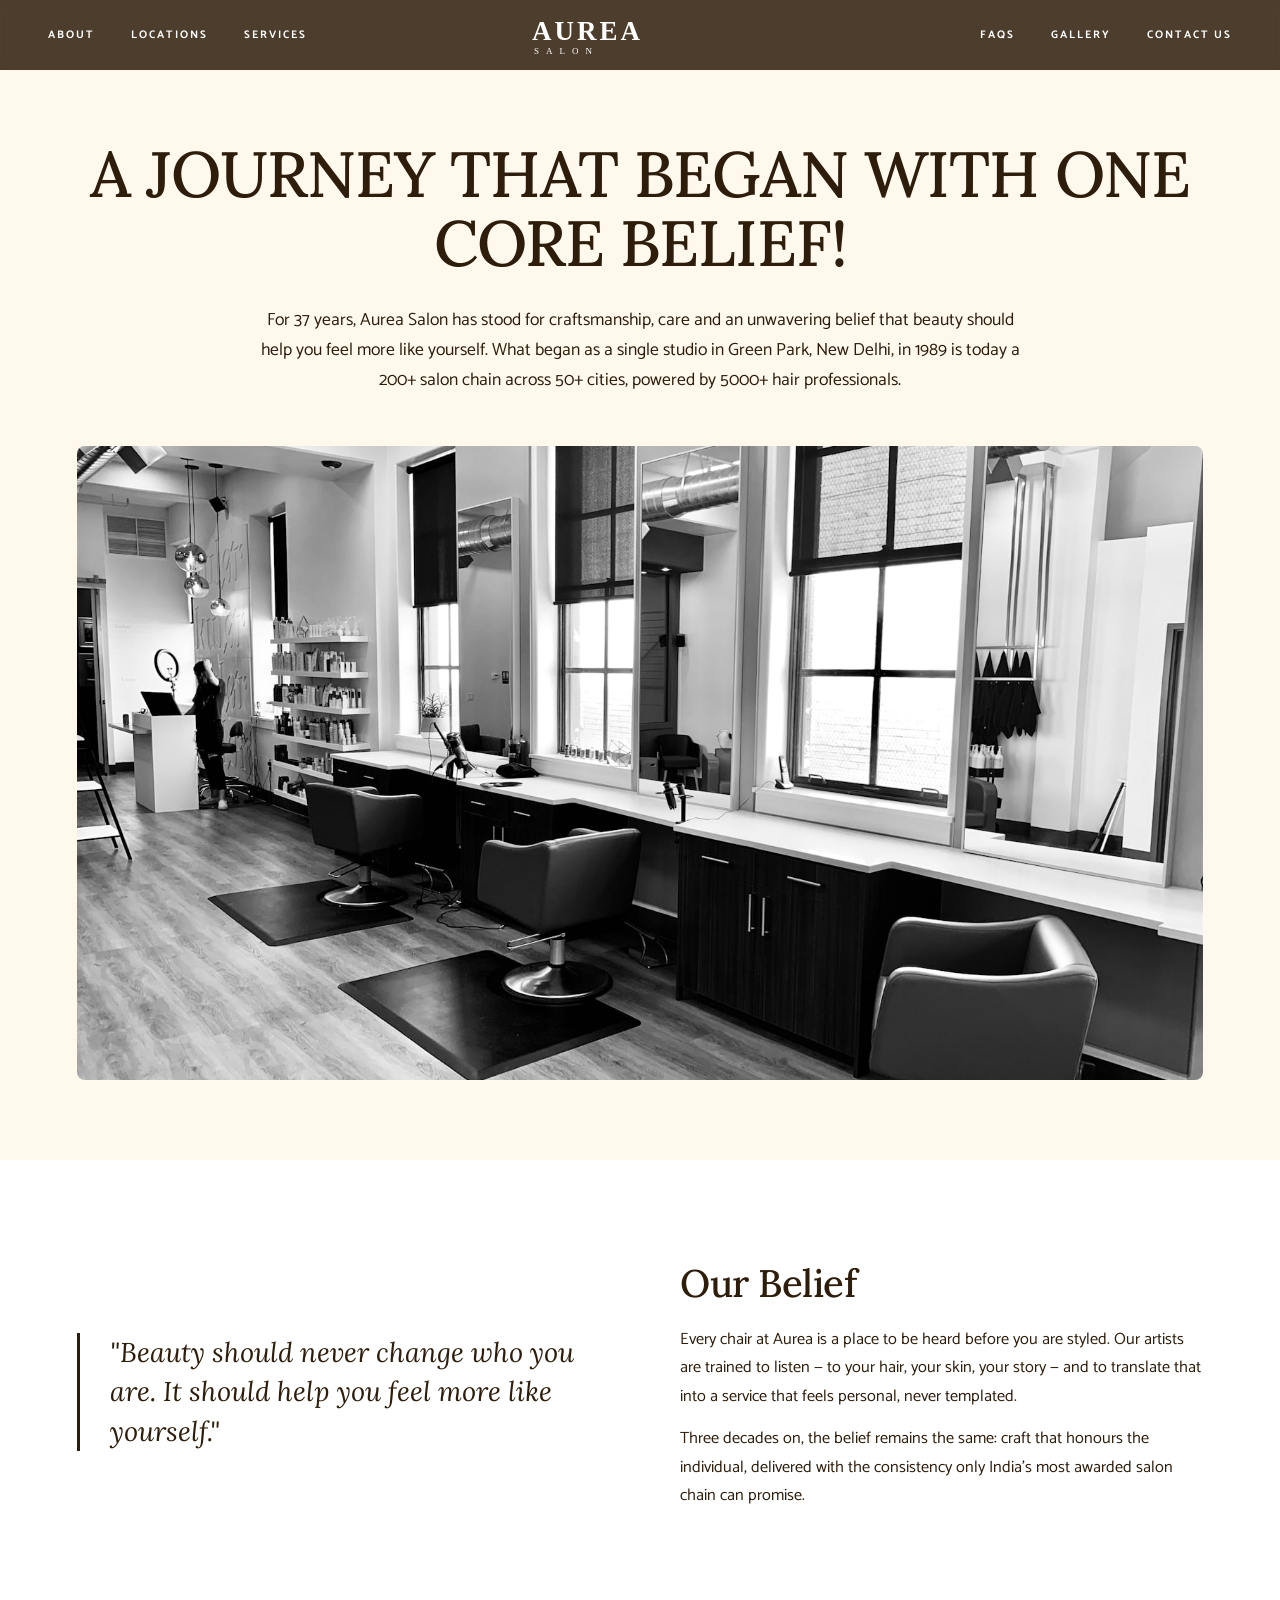
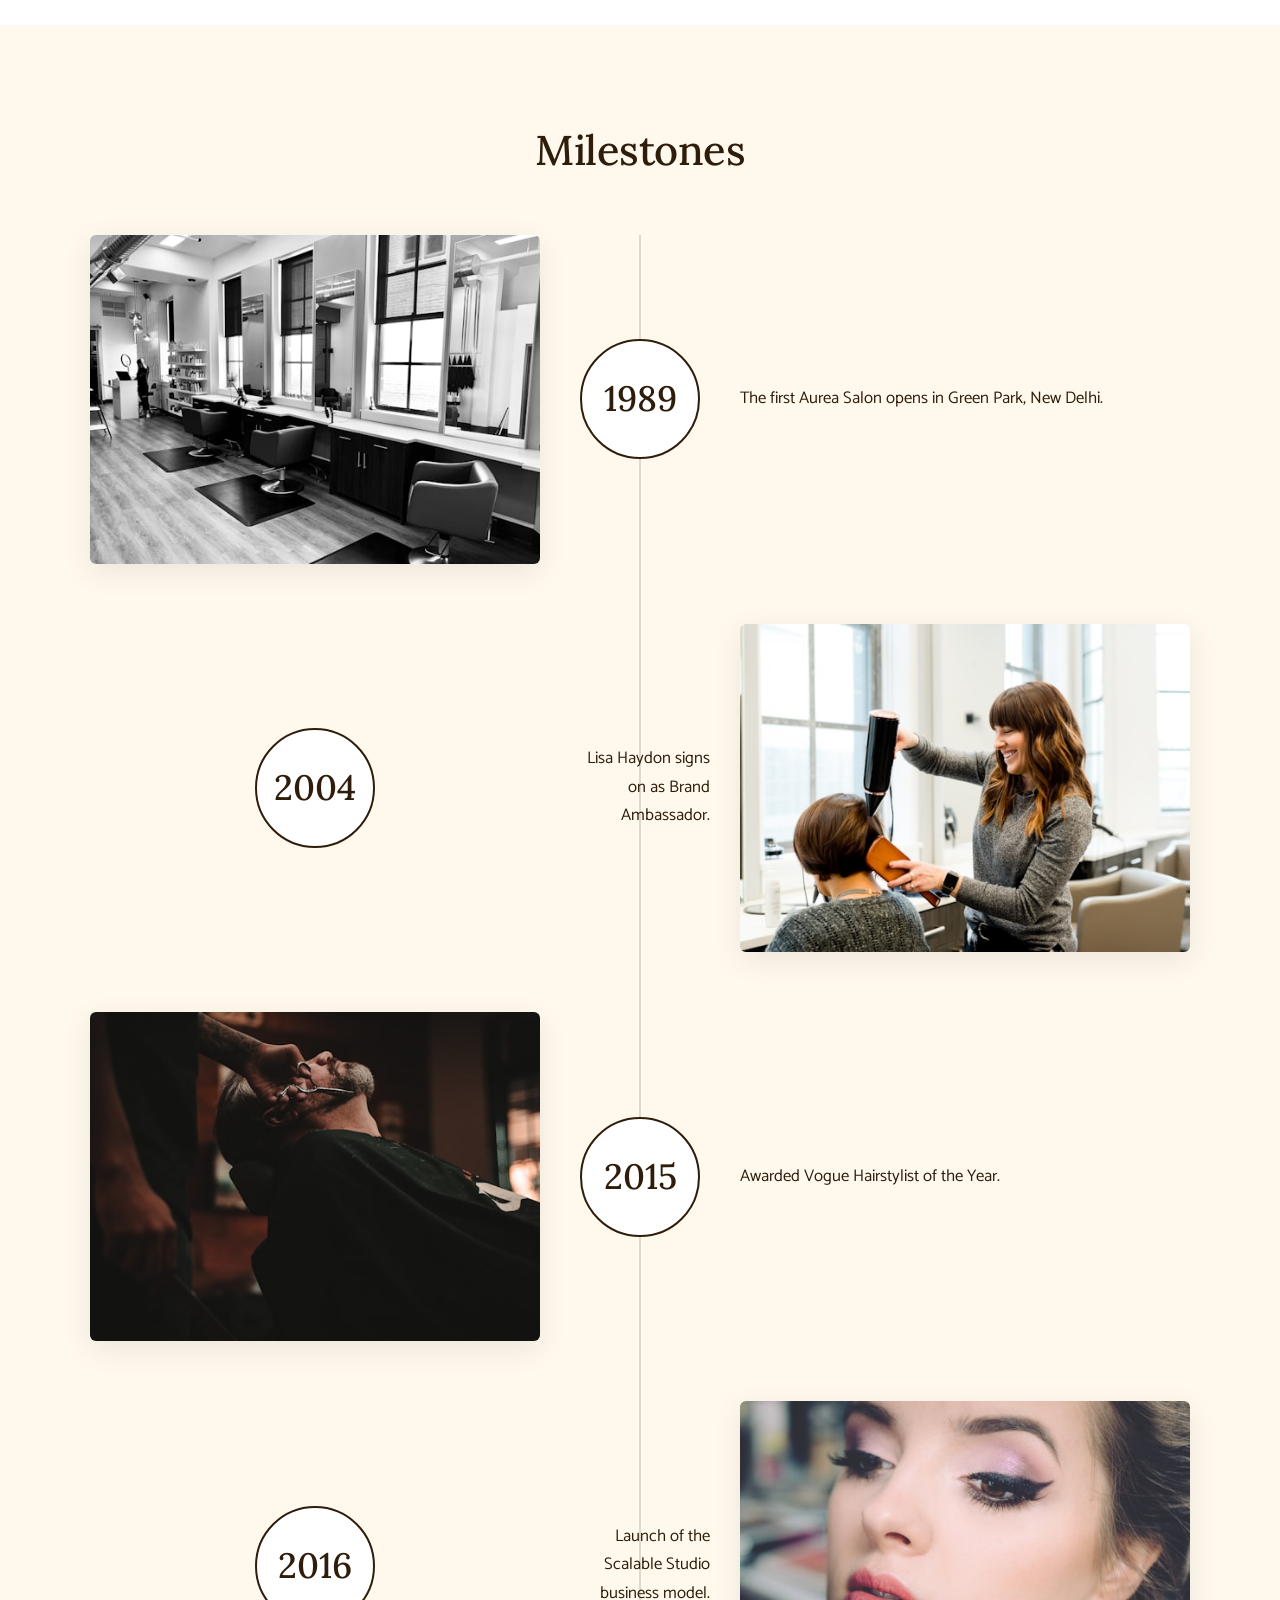
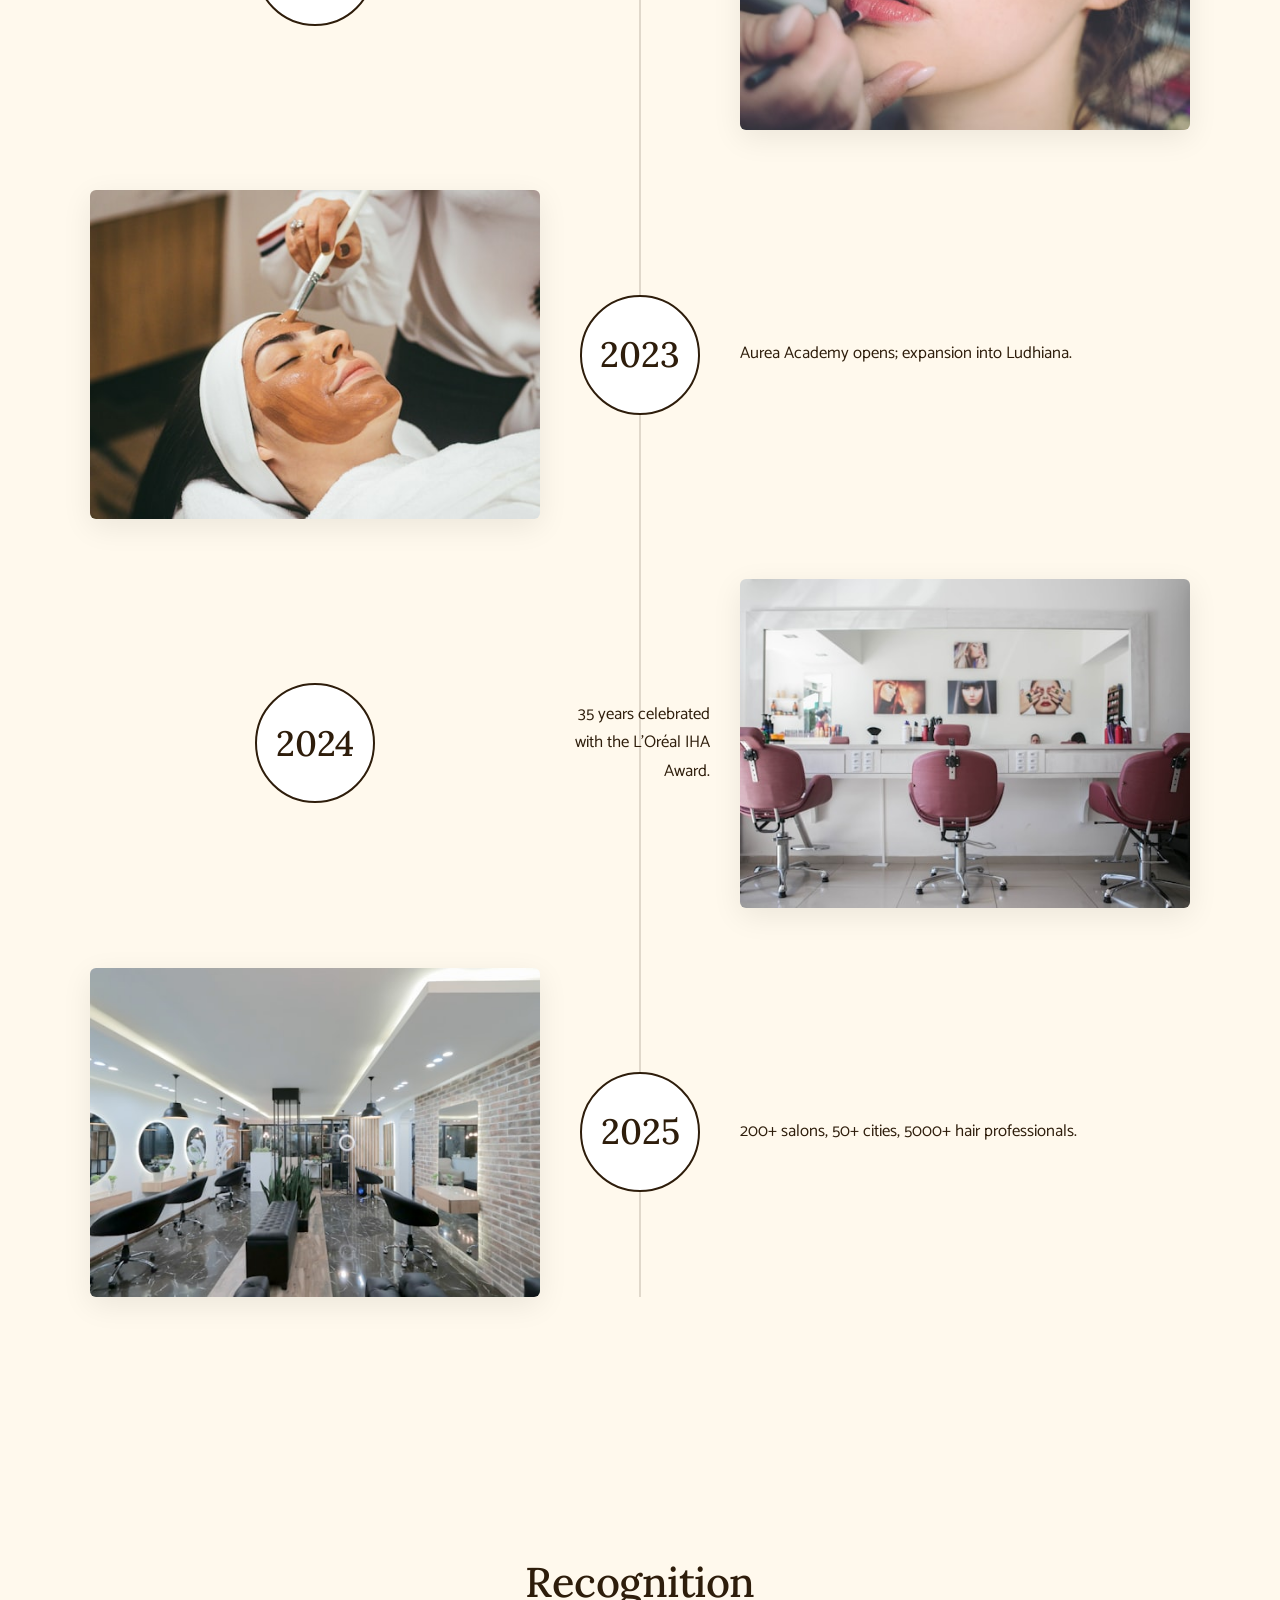
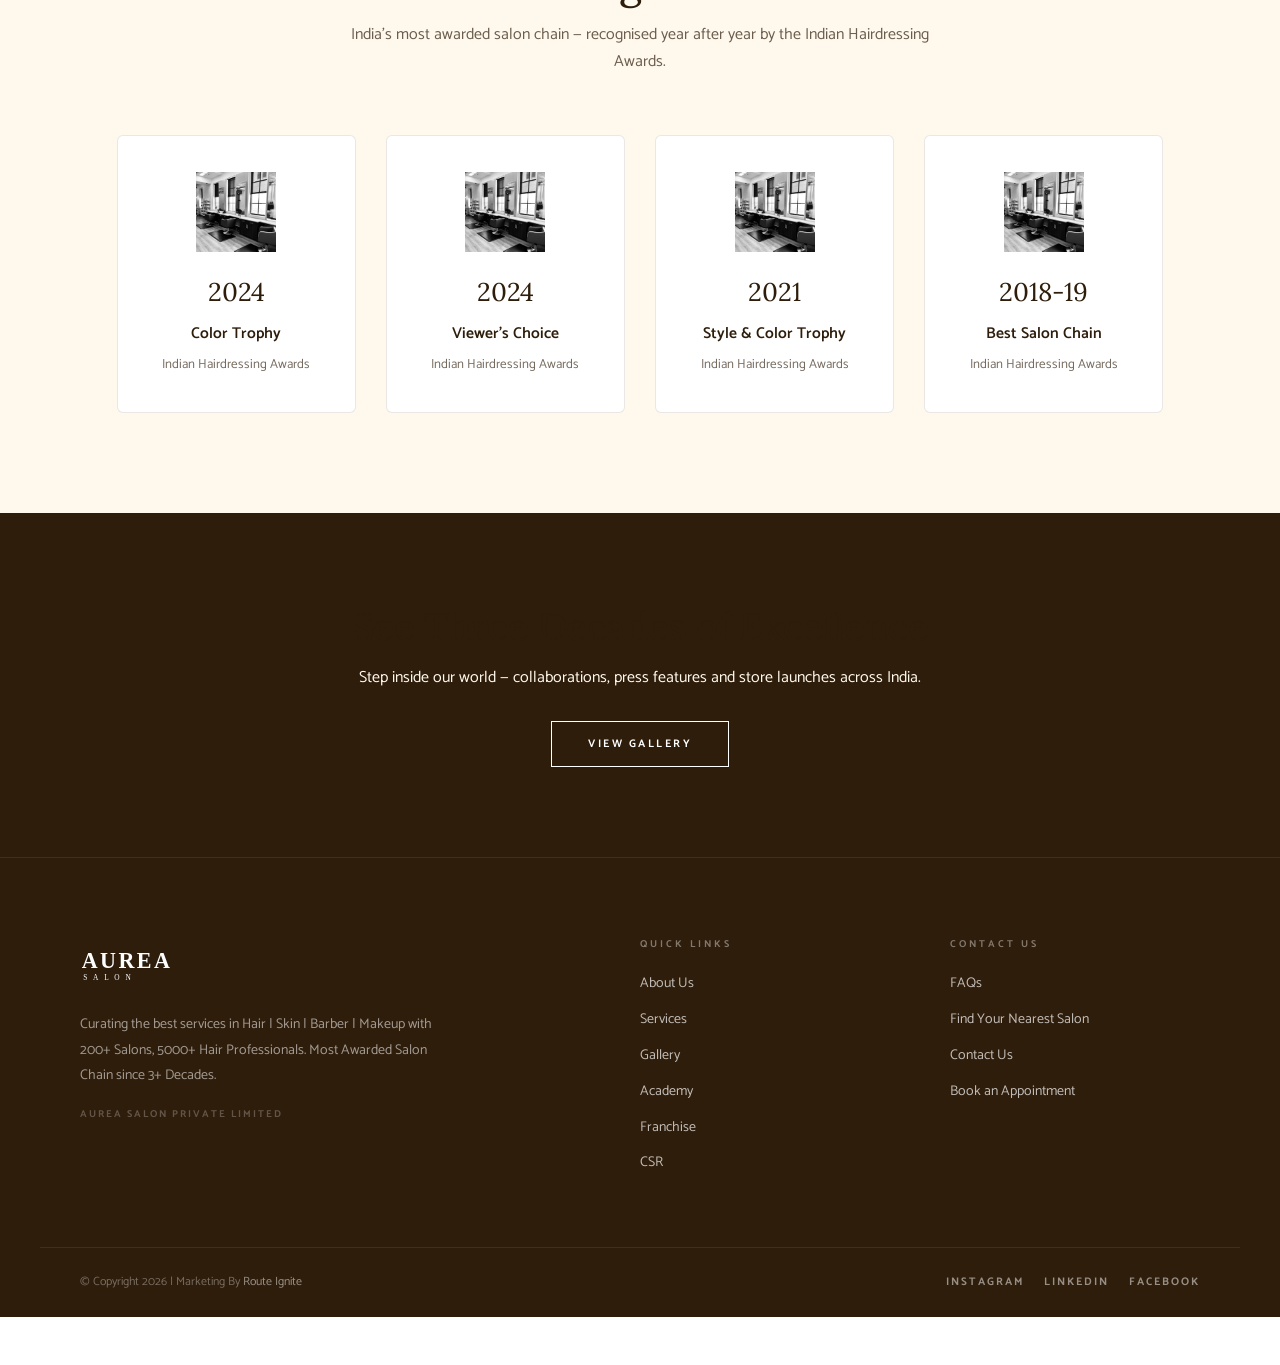
<file: about.html>
<!DOCTYPE html>
<html lang="en">
<head>
<meta charset="UTF-8">
<meta name="viewport" content="width=device-width, initial-scale=1.0">
<meta name="description" content="A journey that began with one core belief. 37 years of Aurea Salon — 200+ salons, 50+ cities, 5000+ hair professionals.">
<meta name="robots" content="index, follow">
<meta property="og:title" content="About Us | Aurea Salon">
<meta property="og:description" content="Since 1989 — India's most awarded salon chain.">
<meta property="og:image" content="images/about-hero.jpg">
<title>About Us | Aurea Salon</title>

<link rel="icon" type="image/svg+xml" href="images/favicon.svg">
<link rel="preconnect" href="https://fonts.googleapis.com">
<link rel="preconnect" href="https://fonts.gstatic.com" crossorigin>
<link rel="stylesheet" href="css/style.css">

<style>
  .about-hero{padding:140px 6% 80px;background:var(--cream);text-align:center}
  .about-hero h1{font-family:var(--h-font);font-weight:500;font-size:clamp(2.2rem,5vw,4.4rem);color:var(--dark);line-height:1.08;letter-spacing:-1px;max-width:1100px;margin:0 auto 28px}
  .about-hero p.lede{max-width:780px;margin:0 auto 50px;font-size:1.1rem;line-height:1.7;color:var(--dark)}
  .about-hero .hero-img{max-width:1200px;margin:0 auto;border-radius:8px;overflow:hidden}
  .about-hero .hero-img img{width:100%;height:auto;display:block}

  .vm{padding:100px 6%;background:#fff}
  .vm-grid{display:grid;grid-template-columns:1fr 1fr;gap:80px;max-width:1200px;margin:0 auto;align-items:center}
  .vm-quote{font-family:var(--h-font);font-style:italic;font-size:1.7rem;line-height:1.45;color:var(--dark);padding-left:30px;border-left:3px solid var(--dark)}
  .vm-body h2{font-family:var(--h-font);font-size:2.4rem;font-weight:500;color:var(--dark);margin-bottom:20px;letter-spacing:-.5px}
  .vm-body p{font-size:1.02rem;line-height:1.75;color:var(--dark);margin-bottom:14px}
  @media(max-width:820px){.vm-grid{grid-template-columns:1fr;gap:40px}}

  .milestones{padding:100px 6%;background:var(--cream)}
  .milestones h2{text-align:center;font-family:var(--h-font);font-size:2.6rem;font-weight:500;color:var(--dark);margin-bottom:60px;letter-spacing:-.5px}
  .ms-list{max-width:1100px;margin:0 auto;position:relative}
  .ms-list::before{content:"";position:absolute;left:50%;top:0;bottom:0;width:2px;background:var(--dark);opacity:.15;transform:translateX(-50%)}
  .ms-item{display:grid;grid-template-columns:1fr 140px 1fr;gap:30px;align-items:center;margin-bottom:60px}
  .ms-img{width:100%;border-radius:6px;overflow:hidden;box-shadow:0 8px 30px rgba(0,0,0,.08)}
  .ms-img img{width:100%;height:auto;display:block}
  .ms-year{text-align:center;font-family:var(--h-font);font-size:2.2rem;font-weight:500;color:var(--dark);background:#fff;border:2px solid var(--dark);border-radius:50%;width:120px;height:120px;display:flex;align-items:center;justify-content:center;margin:0 auto}
  .ms-desc{font-size:1.05rem;line-height:1.7;color:var(--dark)}
  .ms-item:nth-child(even) .ms-img{order:3}
  .ms-item:nth-child(even) .ms-desc{order:1;text-align:right}
  @media(max-width:820px){
    .ms-list::before{left:60px}
    .ms-item{grid-template-columns:120px 1fr;gap:20px;text-align:left!important}
    .ms-year{width:100px;height:100px;font-size:1.6rem;margin:0}
    .ms-img{display:none}
    .ms-item:nth-child(even) .ms-desc{order:0;text-align:left}
  }

  .awards{padding:100px 6%;background:var(--cream)}
  .awards h2{text-align:center;font-family:var(--h-font);font-size:2.6rem;font-weight:500;color:var(--dark);margin-bottom:14px;letter-spacing:-.5px}
  .awards .sub{text-align:center;color:var(--dark);opacity:.7;margin:0 auto 60px;max-width:600px}
  .awards-grid{display:grid;grid-template-columns:repeat(4,1fr);gap:30px;max-width:1200px;margin:0 auto}
  .award-c{background:#fff;padding:36px 24px;border-radius:6px;text-align:center;border:1px solid rgba(46,29,11,.1);transition:transform .35s ease,box-shadow .35s ease}
  .award-c:hover{transform:translateY(-6px);box-shadow:0 16px 40px rgba(0,0,0,.1)}
  .award-c img{width:80px;height:auto;margin:0 auto 18px;display:block}
  .award-c .yr{font-family:var(--h-font);font-size:1.6rem;color:var(--dark);margin-bottom:8px}
  .award-c .nm{font-size:.98rem;font-weight:600;color:var(--dark);margin-bottom:6px}
  .award-c .og{font-size:.82rem;color:var(--dark);opacity:.65}
  @media(max-width:900px){.awards-grid{grid-template-columns:repeat(2,1fr)}}
  @media(max-width:480px){.awards-grid{grid-template-columns:1fr}}

  .about-cta{padding:90px 6%;background:var(--dark);text-align:center;color:var(--cream)}
  .about-cta h2{font-family:var(--h-font);font-size:2.4rem;font-weight:500;margin-bottom:14px;letter-spacing:-.5px}
  .about-cta p{opacity:.8;max-width:600px;margin:0 auto 30px}
</style>
</head>
<body>


<header id="site-header">
  <div class="nav-wrap">
    <nav class="nav-left">
      <a href="about.html" class="nav-link active">About</a>
      <a href="locations.html" class="nav-link">Locations</a>
      <a href="services.html" class="nav-link">Services</a>
    </nav>
    <div class="nav-logo">
      <a href="index.html"><img src="images/logo-dark.svg" alt="Aurea Salon" width="200" height="46"></a>
    </div>
    <nav class="nav-right">
      <a href="faq.html" class="nav-link">FAQS</a>
      <a href="gallery.html" class="nav-link">Gallery</a>
      <a href="contact.html" class="nav-link">Contact Us</a>
    </nav>
    <button class="hamburger" aria-label="Menu"><span></span><span></span><span></span></button>
  </div>
</header>

<nav class="mobile-nav">
  <a href="about.html">About</a>
  <a href="locations.html">Locations</a>
  <a href="services.html">Services</a>
  <a href="faq.html">FAQS</a>
  <a href="gallery.html">Gallery</a>
  <a href="contact.html">Contact Us</a>
</nav>

<section class="about-hero">
  <h1 class="fade-up">A JOURNEY THAT BEGAN WITH ONE CORE BELIEF!</h1>
  <p class="lede fade-up d1">For 37 years, Aurea Salon has stood for craftsmanship, care and an unwavering belief that beauty should help you feel more like yourself. What began as a single studio in Green Park, New Delhi, in 1989 is today a 200+ salon chain across 50+ cities, powered by 5000+ hair professionals.</p>
  <div class="hero-img fade-up d2">
    <img src="images/about-hero.jpg" alt="Aurea Salon — 37 Years" loading="eager">
  </div>
</section>

<section class="vm">
  <div class="vm-grid">
    <div class="vm-quote fade-up">"Beauty should never change who you are. It should help you feel more like yourself."</div>
    <div class="vm-body fade-up d1">
      <h2>Our Belief</h2>
      <p>Every chair at Aurea is a place to be heard before you are styled. Our artists are trained to listen — to your hair, your skin, your story — and to translate that into a service that feels personal, never templated.</p>
      <p>Three decades on, the belief remains the same: craft that honours the individual, delivered with the consistency only India's most awarded salon chain can promise.</p>
    </div>
  </div>
</section>

<section class="milestones">
  <h2 class="fade-up">Milestones</h2>
  <div class="ms-list">
    <div class="ms-item fade-up">
      <div class="ms-img"><img src="images/milestone-1989.jpg" alt="1989" loading="lazy"></div>
      <div class="ms-year">1989</div>
      <div class="ms-desc">The first Aurea Salon opens in Green Park, New Delhi.</div>
    </div>
    <div class="ms-item fade-up">
      <div class="ms-img"><img src="images/milestone-2004.jpg" alt="2004" loading="lazy"></div>
      <div class="ms-year">2004</div>
      <div class="ms-desc">Lisa Haydon signs on as Brand Ambassador.</div>
    </div>
    <div class="ms-item fade-up">
      <div class="ms-img"><img src="images/milestone-2015.jpg" alt="2015" loading="lazy"></div>
      <div class="ms-year">2015</div>
      <div class="ms-desc">Awarded Vogue Hairstylist of the Year.</div>
    </div>
    <div class="ms-item fade-up">
      <div class="ms-img"><img src="images/milestone-2016.jpg" alt="2016" loading="lazy"></div>
      <div class="ms-year">2016</div>
      <div class="ms-desc">Launch of the Scalable Studio business model.</div>
    </div>
    <div class="ms-item fade-up">
      <div class="ms-img"><img src="images/milestone-2023.jpg" alt="2023" loading="lazy"></div>
      <div class="ms-year">2023</div>
      <div class="ms-desc">Aurea Academy opens; expansion into Ludhiana.</div>
    </div>
    <div class="ms-item fade-up">
      <div class="ms-img"><img src="images/milestone-2024.jpg" alt="2024" loading="lazy"></div>
      <div class="ms-year">2024</div>
      <div class="ms-desc">35 years celebrated with the L'Oréal IHA Award.</div>
    </div>
    <div class="ms-item fade-up">
      <div class="ms-img"><img src="images/milestone-2025.jpg" alt="2025" loading="lazy"></div>
      <div class="ms-year">2025</div>
      <div class="ms-desc">200+ salons, 50+ cities, 5000+ hair professionals.</div>
    </div>
  </div>
</section>

<section class="awards">
  <h2 class="fade-up">Recognition</h2>
  <p class="sub fade-up d1">India's most awarded salon chain — recognised year after year by the Indian Hairdressing Awards.</p>
  <div class="awards-grid">
    <div class="award-c fade-up">
      <img src="images/award.jpg" alt="">
      <div class="yr">2024</div>
      <div class="nm">Color Trophy</div>
      <div class="og">Indian Hairdressing Awards</div>
    </div>
    <div class="award-c fade-up d1">
      <img src="images/award.jpg" alt="">
      <div class="yr">2024</div>
      <div class="nm">Viewer's Choice</div>
      <div class="og">Indian Hairdressing Awards</div>
    </div>
    <div class="award-c fade-up d2">
      <img src="images/award.jpg" alt="">
      <div class="yr">2021</div>
      <div class="nm">Style &amp; Color Trophy</div>
      <div class="og">Indian Hairdressing Awards</div>
    </div>
    <div class="award-c fade-up d3">
      <img src="images/award.jpg" alt="">
      <div class="yr">2018-19</div>
      <div class="nm">Best Salon Chain</div>
      <div class="og">Indian Hairdressing Awards</div>
    </div>
  </div>
</section>

<section class="about-cta">
  <h2 class="fade-up">See Three Decades of Excellence</h2>
  <p class="fade-up d1">Step inside our world — collaborations, press features and store launches across India.</p>
  <a href="gallery.html" class="btn btn-light fade-up d2">View Gallery</a>
</section>

<footer>
  <div class="footer-main">
    <div class="footer-brand">
      <img src="images/logo-light.svg" alt="Aurea Salon" width="180">
      <p>Curating the best services in Hair | Skin | Barber | Makeup with 200+ Salons, 5000+ Hair Professionals. Most Awarded Salon Chain since 3+ Decades.</p>
      <span class="co-name">AUREA SALON PRIVATE LIMITED</span>
    </div>
    <div class="footer-col">
      <h4>Quick Links</h4>
      <a href="about.html">About Us</a>
      <a href="services.html">Services</a>
      <a href="gallery.html">Gallery</a>
      <a href="about.html#academy">Academy</a>
      <a href="about.html#franchise">Franchise</a>
      <a href="about.html#csr">CSR</a>
    </div>
    <div class="footer-col">
      <h4>Contact Us</h4>
      <a href="faq.html">FAQs</a>
      <a href="contact.html">Find Your Nearest Salon</a>
      <a href="contact.html">Contact Us</a>
      <a href="#" target="_blank" rel="noopener">Book an Appointment</a>
    </div>
  </div>
  <div class="footer-bottom">
    <p>© Copyright 2026 | Marketing By <a href="#" style="color:rgba(255,255,255,.5)">Route Ignite</a></p>
    <div class="social-row">
      <a href="#" target="_blank" rel="noopener">Instagram</a>
      <a href="#" target="_blank" rel="noopener">Linkedin</a>
      <a href="#" target="_blank" rel="noopener">Facebook</a>
    </div>
  </div>
</footer>

<script src="js/main.js"></script>
</body>
</html>
</file>
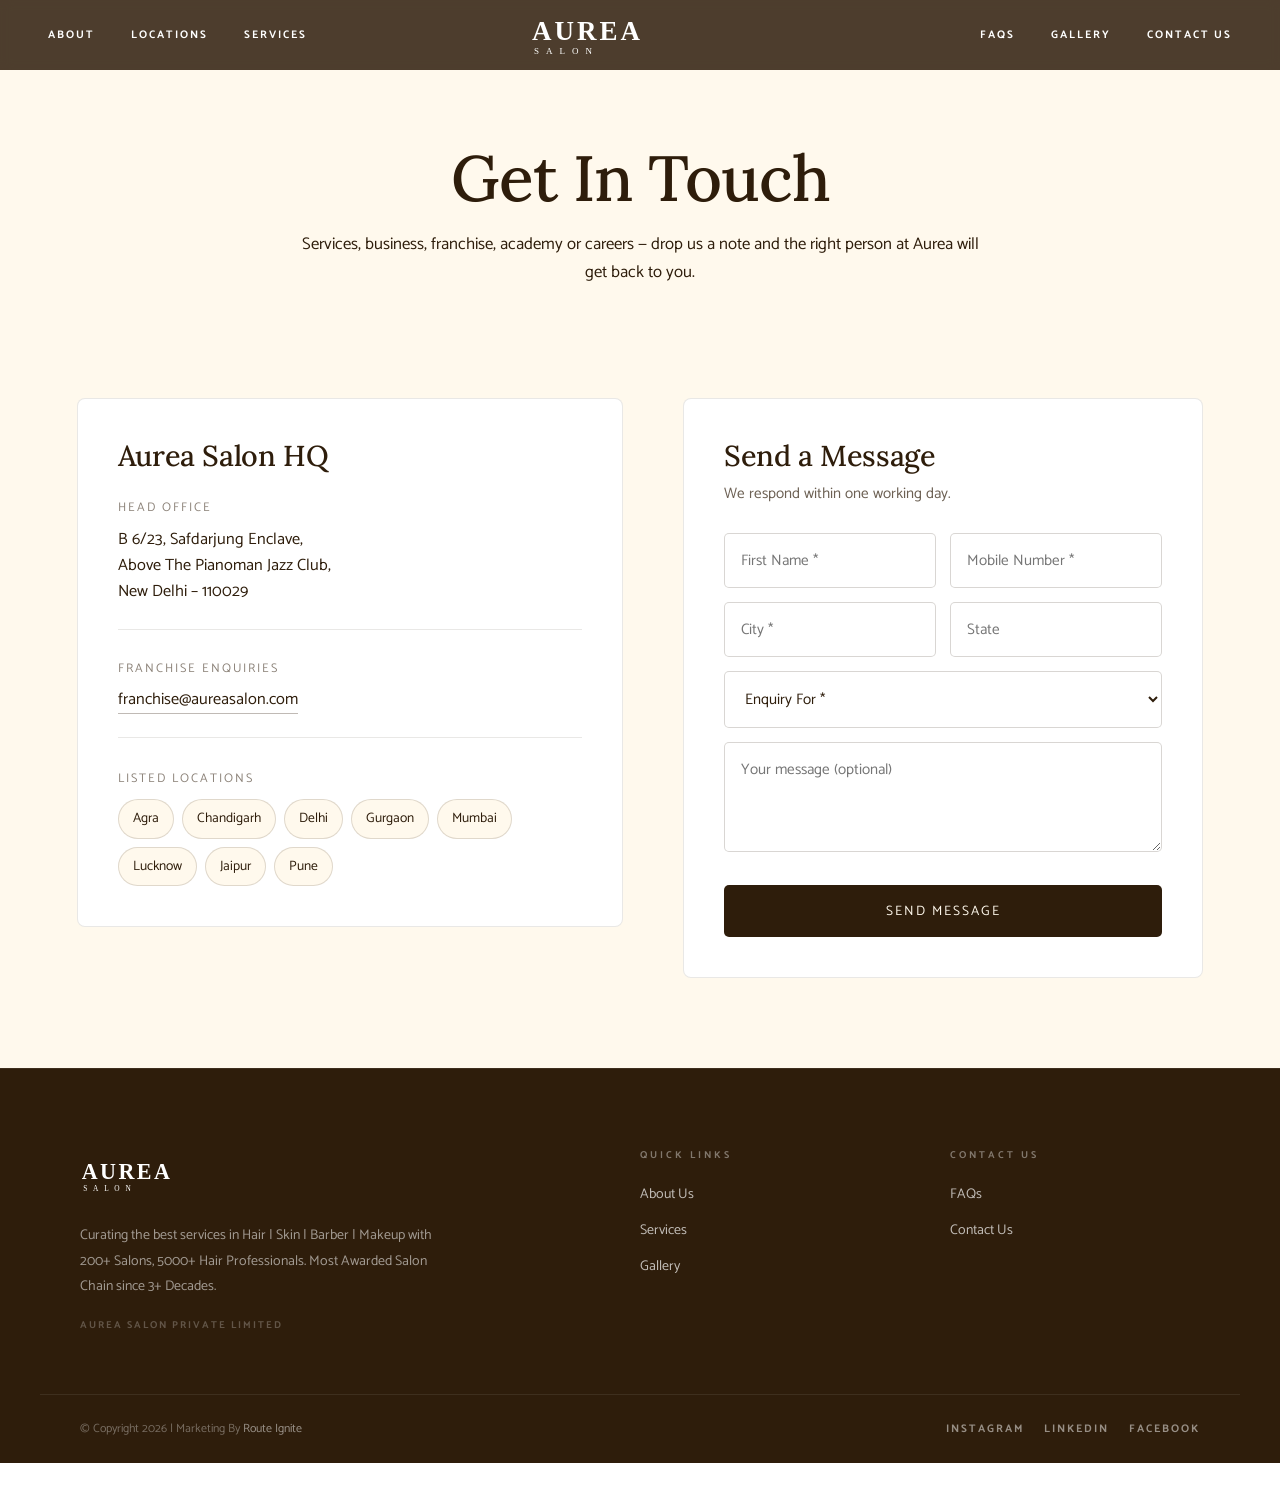
<file: contact.html>
<!DOCTYPE html>
<html lang="en">
<head>
<meta charset="UTF-8">
<meta name="viewport" content="width=device-width, initial-scale=1.0">
<meta name="description" content="Contact Aurea Salon — HQ at B 6/23 Safdarjung Enclave, New Delhi, franchise enquiries and more.">
<meta name="robots" content="index, follow">
<meta property="og:title" content="Contact Us | Aurea Salon">
<title>Contact Us | Aurea Salon</title>

<link rel="icon" type="image/svg+xml" href="images/favicon.svg">
<link rel="preconnect" href="https://fonts.googleapis.com">
<link rel="preconnect" href="https://fonts.gstatic.com" crossorigin>
<link rel="stylesheet" href="css/style.css">

<style>
  .ct-hero{padding:140px 6% 50px;background:var(--cream);text-align:center}
  .ct-hero h1{font-family:var(--h-font);font-weight:500;font-size:clamp(2.2rem,5vw,4rem);color:var(--dark);letter-spacing:-1px;margin-bottom:14px}
  .ct-hero p{color:var(--dark);opacity:.8;max-width:700px;margin:0 auto;font-size:1.05rem;line-height:1.7}

  .ct-main{padding:60px 6% 90px;background:var(--cream)}
  .ct-grid{display:grid;grid-template-columns:1.05fr 1fr;gap:60px;max-width:1200px;margin:0 auto;align-items:start}
  @media(max-width:880px){.ct-grid{grid-template-columns:1fr;gap:40px}}

  .ct-info{background:#fff;padding:40px;border-radius:8px;border:1px solid rgba(46,29,11,.1)}
  .ct-info h2{font-family:var(--h-font);font-size:1.8rem;font-weight:500;color:var(--dark);margin-bottom:24px;letter-spacing:-.4px}
  .ct-block{margin-bottom:28px;padding-bottom:24px;border-bottom:1px solid rgba(46,29,11,.1)}
  .ct-block:last-child{border-bottom:none;margin-bottom:0;padding-bottom:0}
  .ct-block .lbl{font-size:.78rem;letter-spacing:2px;color:var(--dark);opacity:.55;text-transform:uppercase;margin-bottom:8px}
  .ct-block .val{color:var(--dark);font-size:1.02rem;line-height:1.6}
  .ct-block .val a{color:var(--dark);text-decoration:none;border-bottom:1px solid rgba(46,29,11,.3);transition:border-color .25s ease}
  .ct-block .val a:hover{border-color:var(--dark)}

  .ct-cities{margin-top:30px}
  .ct-cities .lbl{font-size:.78rem;letter-spacing:2px;color:var(--dark);opacity:.55;text-transform:uppercase;margin-bottom:10px}
  .ct-cities .chips{display:flex;flex-wrap:wrap;gap:8px}
  .ct-cities .chips span{background:var(--cream);border:1px solid rgba(46,29,11,.15);padding:7px 14px;border-radius:30px;font-size:.85rem;color:var(--dark)}

  .ct-form{background:#fff;padding:40px;border-radius:8px;border:1px solid rgba(46,29,11,.1)}
  .ct-form h2{font-family:var(--h-font);font-size:1.8rem;font-weight:500;color:var(--dark);margin-bottom:8px;letter-spacing:-.4px}
  .ct-form .lede{color:var(--dark);opacity:.7;font-size:.95rem;margin-bottom:26px}
  .ct-form .row{display:grid;grid-template-columns:1fr 1fr;gap:14px;margin-bottom:14px}
  @media(max-width:560px){.ct-form .row{grid-template-columns:1fr}}
  .ct-form input,.ct-form select,.ct-form textarea{width:100%;padding:14px 16px;border:1.5px solid rgba(46,29,11,.18);border-radius:5px;font-family:var(--b-font);font-size:.95rem;color:var(--dark);background:#fff;outline:none;transition:border-color .25s ease}
  .ct-form input:focus,.ct-form select:focus,.ct-form textarea:focus{border-color:var(--dark)}
  .ct-form textarea{min-height:110px;resize:vertical}
  .ct-form .full{margin-bottom:14px}
  .ct-form .submit{width:100%;background:var(--dark);color:var(--cream);border:none;padding:15px;border-radius:5px;font-family:var(--b-font);font-size:.85rem;letter-spacing:2px;text-transform:uppercase;cursor:pointer;margin-top:10px;transition:background .25s ease}
  .ct-form .submit:hover{background:#000}
</style>
</head>
<body>


<header id="site-header">
  <div class="nav-wrap">
    <nav class="nav-left">
      <a href="about.html" class="nav-link">About</a>
      <a href="locations.html" class="nav-link">Locations</a>
      <a href="services.html" class="nav-link">Services</a>
    </nav>
    <div class="nav-logo">
      <a href="index.html"><img src="images/logo-dark.svg" alt="Aurea Salon" width="200" height="46"></a>
    </div>
    <nav class="nav-right">
      <a href="faq.html" class="nav-link">FAQS</a>
      <a href="gallery.html" class="nav-link">Gallery</a>
      <a href="contact.html" class="nav-link active">Contact Us</a>
    </nav>
    <button class="hamburger" aria-label="Menu"><span></span><span></span><span></span></button>
  </div>
</header>

<nav class="mobile-nav">
  <a href="about.html">About</a>
  <a href="locations.html">Locations</a>
  <a href="services.html">Services</a>
  <a href="faq.html">FAQS</a>
  <a href="gallery.html">Gallery</a>
  <a href="contact.html">Contact Us</a>
</nav>

<section class="ct-hero">
  <h1 class="fade-up">Get In Touch</h1>
  <p class="fade-up d1">Services, business, franchise, academy or careers — drop us a note and the right person at Aurea will get back to you.</p>
</section>

<section class="ct-main">
  <div class="ct-grid">
    <aside class="ct-info fade-up">
      <h2>Aurea Salon HQ</h2>
      <div class="ct-block">
        <div class="lbl">Head Office</div>
        <div class="val">B 6/23, Safdarjung Enclave,<br>Above The Pianoman Jazz Club,<br>New Delhi – 110029</div>
      </div>
      <div class="ct-block">
        <div class="lbl">Franchise Enquiries</div>
        <div class="val"><a href="mailto:franchise@aureasalon.com">franchise@aureasalon.com</a></div>
      </div>
      <div class="ct-cities">
        <div class="lbl">Listed Locations</div>
        <div class="chips">
          <span>Agra</span><span>Chandigarh</span><span>Delhi</span><span>Gurgaon</span><span>Mumbai</span>
          <span>Lucknow</span><span>Jaipur</span><span>Pune</span>
        </div>
      </div>
    </aside>

    <form class="ct-form fade-up d1" id="ctForm">
      <h2>Send a Message</h2>
      <p class="lede">We respond within one working day.</p>
      <div class="row">
        <input type="text" name="firstName" placeholder="First Name *" required>
        <input type="tel" name="mobile" placeholder="Mobile Number *" required pattern="[0-9+\s\-]{7,}">
      </div>
      <div class="row">
        <input type="text" name="city" placeholder="City *" required>
        <input type="text" name="state" placeholder="State">
      </div>
      <div class="full">
        <select name="enquiry" required>
          <option value="">Enquiry For *</option>
          <option value="Services">Services</option>
          <option value="Business">Business</option>
          <option value="Franchise">Franchise</option>
          <option value="Academy">Academy / Training</option>
          <option value="Careers">Careers</option>
        </select>
      </div>
      <div class="full">
        <textarea name="message" placeholder="Your message (optional)"></textarea>
      </div>
      <button type="submit" class="submit">Send Message</button>
    </form>
  </div>
</section>

<footer>
  <div class="footer-main">
    <div class="footer-brand">
      <img src="images/logo-light.svg" alt="Aurea Salon" width="180">
      <p>Curating the best services in Hair | Skin | Barber | Makeup with 200+ Salons, 5000+ Hair Professionals. Most Awarded Salon Chain since 3+ Decades.</p>
      <span class="co-name">AUREA SALON PRIVATE LIMITED</span>
    </div>
    <div class="footer-col">
      <h4>Quick Links</h4>
      <a href="about.html">About Us</a>
      <a href="services.html">Services</a>
      <a href="gallery.html">Gallery</a>
    </div>
    <div class="footer-col">
      <h4>Contact Us</h4>
      <a href="faq.html">FAQs</a>
      <a href="contact.html">Contact Us</a>
    </div>
  </div>
  <div class="footer-bottom">
    <p>© Copyright 2026 | Marketing By <a href="#" style="color:rgba(255,255,255,.5)">Route Ignite</a></p>
    <div class="social-row">
      <a href="#" target="_blank" rel="noopener">Instagram</a>
      <a href="#" target="_blank" rel="noopener">Linkedin</a>
      <a href="#" target="_blank" rel="noopener">Facebook</a>
    </div>
  </div>
</footer>

<script src="js/main.js"></script>
<script>
document.getElementById('ctForm').addEventListener('submit',e=>{
  e.preventDefault();
});
</script>
</body>
</html>
</file>
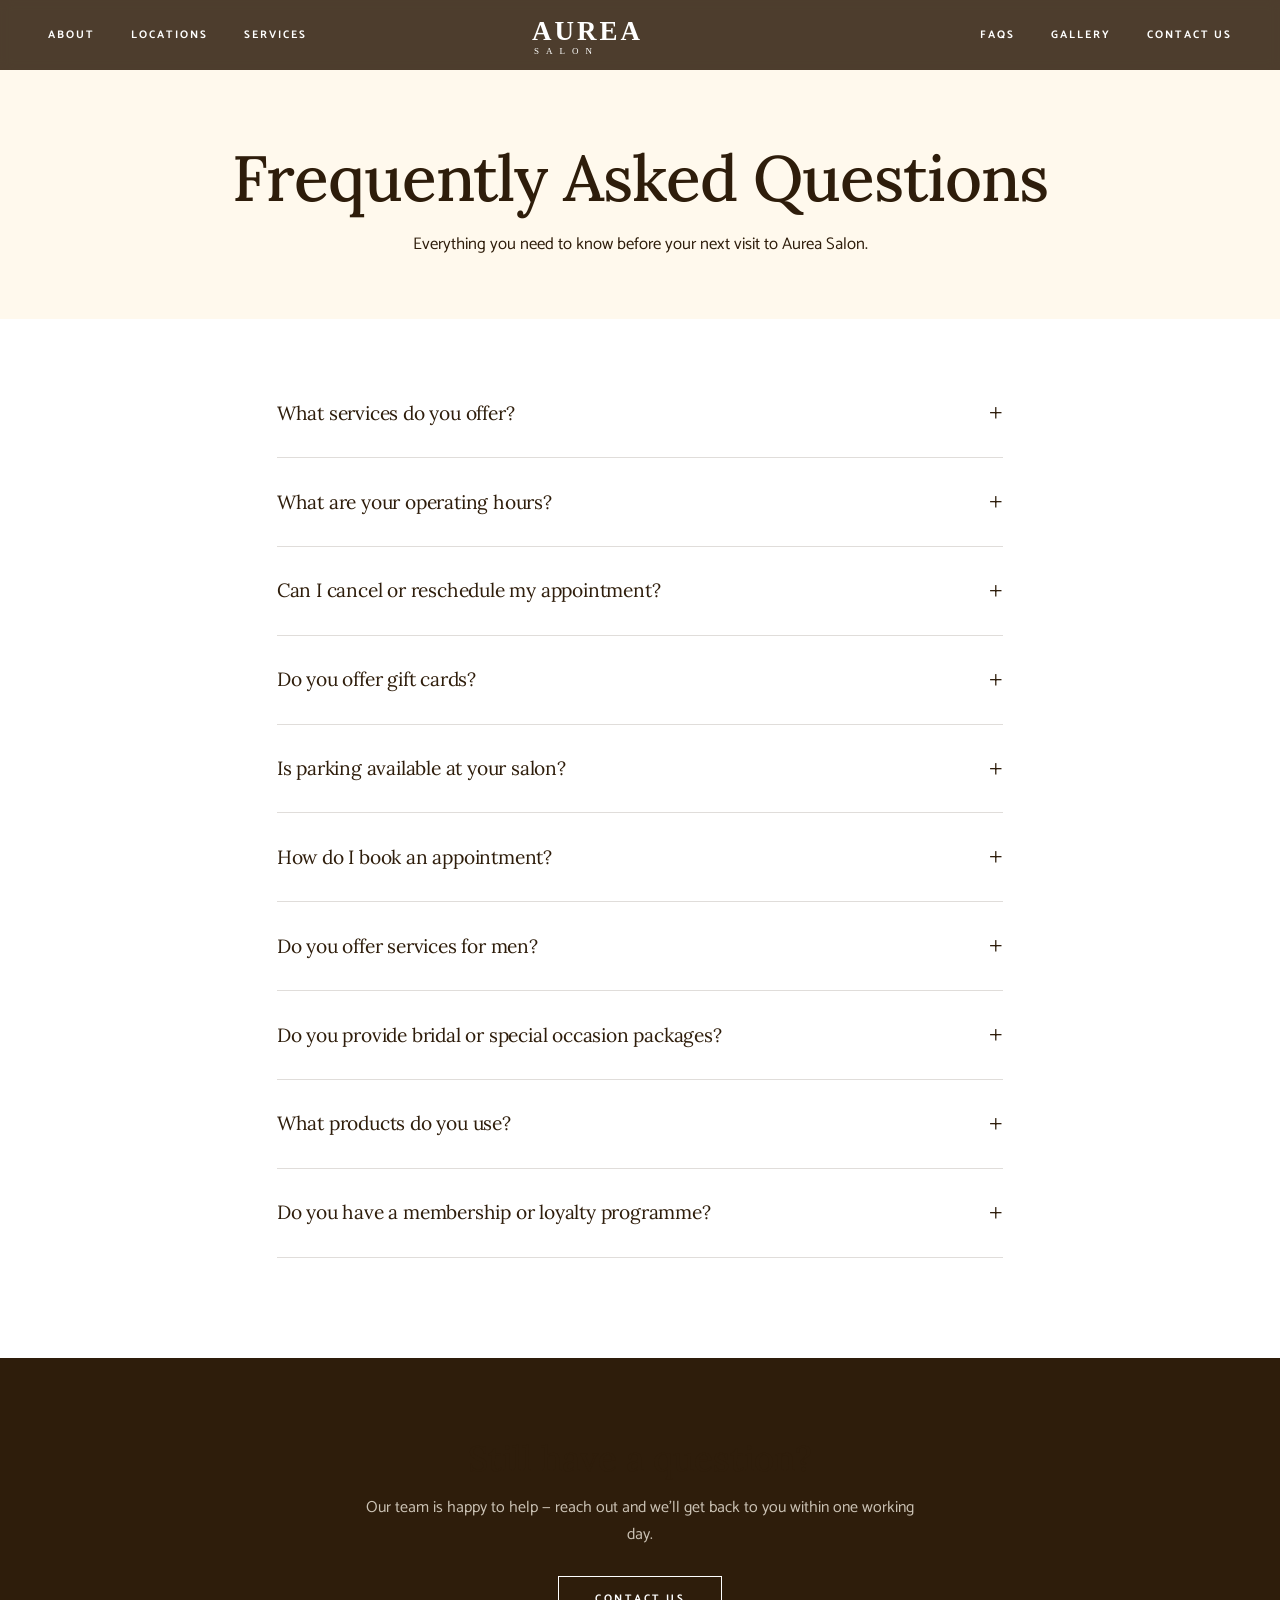
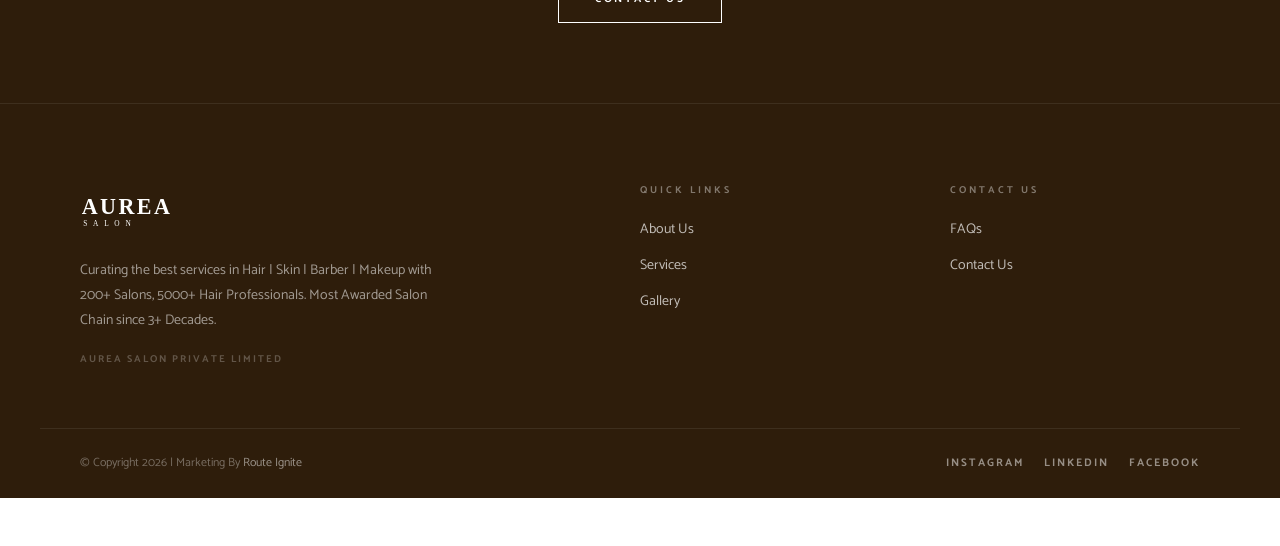
<file: faq.html>
<!DOCTYPE html>
<html lang="en">
<head>
<meta charset="UTF-8">
<meta name="viewport" content="width=device-width, initial-scale=1.0">
<meta name="description" content="Frequently asked questions about Aurea Salon — services, booking, hours, gift cards, membership and more.">
<meta name="robots" content="index, follow">
<meta property="og:title" content="FAQs | Aurea Salon">
<title>FAQs | Aurea Salon</title>

<script type="application/ld+json">
{
  "@context":"https://schema.org",
  "@type":"FAQPage",
  "mainEntity":[
    {"@type":"Question","name":"What services do you offer?","acceptedAnswer":{"@type":"Answer","text":"At Aurea Salon, we offer a wide range of services including haircuts, styling, coloring, skincare, makeup, nail care, and spa treatments. Our skilled professionals are dedicated to providing personalized and high-quality services tailored to your individual needs."}},
    {"@type":"Question","name":"What are your operating hours?","acceptedAnswer":{"@type":"Answer","text":"Aurea Salon is open Monday through Wednesday 11:00 AM – 8:00 PM, closed Thursdays, and Friday through Sunday 11:00 AM – 8:30 PM. Hours may vary by outlet; please call your nearest salon for the most accurate timing."}},
    {"@type":"Question","name":"Can I cancel or reschedule my appointment?","acceptedAnswer":{"@type":"Answer","text":"Yes. We request at least 1 day's notice for cancellations or rescheduling so we can offer the slot to another guest."}},
    {"@type":"Question","name":"Do you offer gift cards?","acceptedAnswer":{"@type":"Answer","text":"Yes — Aurea Salon gift cards are available at all outlets. They make a thoughtful gift for birthdays, weddings and special occasions."}},
    {"@type":"Question","name":"Is parking available at your salon?","acceptedAnswer":{"@type":"Answer","text":"Most Aurea Salons offer dedicated or nearby parking. Please contact your chosen outlet directly for parking specifics."}},
    {"@type":"Question","name":"How do I book an appointment?","acceptedAnswer":{"@type":"Answer","text":"You can book online via our website, by phone, or in person at any Aurea Salon."}},
    {"@type":"Question","name":"Do you offer services for men?","acceptedAnswer":{"@type":"Answer","text":"Absolutely. Our Barber Shop offers precision haircuts, beard styling, classic shaves, facials and scalp rituals built around the modern man."}},
    {"@type":"Question","name":"Do you provide bridal or special occasion packages?","acceptedAnswer":{"@type":"Answer","text":"Yes — our Bride & Groom services include make-up, pre-bridal rituals and skin treatments curated for the most important day."}},
    {"@type":"Question","name":"What products do you use?","acceptedAnswer":{"@type":"Answer","text":"We work with a curated set of high-quality professional brands, including ammonia-free colour systems and premium skin partners like GUINOT."}},
    {"@type":"Question","name":"Do you have a membership or loyalty programme?","acceptedAnswer":{"@type":"Answer","text":"Yes — Aurea Salon offers a membership programme with exclusive benefits and savings. Ask at your nearest outlet for current offers."}}
  ]
}
</script>

<link rel="icon" type="image/svg+xml" href="images/favicon.svg">
<link rel="preconnect" href="https://fonts.googleapis.com">
<link rel="preconnect" href="https://fonts.gstatic.com" crossorigin>
<link rel="stylesheet" href="css/style.css">

<style>
  .faq-hero{padding:140px 6% 60px;background:var(--cream);text-align:center}
  .faq-hero h1{font-family:var(--h-font);font-weight:500;font-size:clamp(2.2rem,5vw,4rem);color:var(--dark);letter-spacing:-1px;margin-bottom:14px}
  .faq-hero p{color:var(--dark);opacity:.75;max-width:680px;margin:0 auto;font-size:1.05rem;line-height:1.7}

  .faq-wrap{max-width:880px;margin:0 auto;padding:50px 6% 100px}
  .faq{border-bottom:1px solid rgba(46,29,11,.15)}
  .faq-q{width:100%;text-align:left;background:transparent;border:none;padding:26px 0;font-family:var(--h-font);font-size:1.2rem;color:var(--dark);cursor:pointer;display:flex;justify-content:space-between;align-items:center;gap:20px;letter-spacing:-.2px;line-height:1.4}
  .faq-q .ic{font-size:1.6rem;transition:transform .3s ease;flex-shrink:0}
  .faq.open .faq-q .ic{transform:rotate(45deg)}
  .faq-a{max-height:0;overflow:hidden;transition:max-height .4s ease;color:var(--dark);opacity:.85;line-height:1.7}
  .faq-a p{padding:0 0 26px;font-size:1rem}
  .faq.open .faq-a{max-height:400px}

  .faq-cta{padding:80px 6%;background:var(--dark);color:var(--cream);text-align:center}
  .faq-cta h2{font-family:var(--h-font);font-size:2.2rem;font-weight:500;margin-bottom:14px}
  .faq-cta p{opacity:.75;max-width:560px;margin:0 auto 28px}
</style>
</head>
<body>


<header id="site-header">
  <div class="nav-wrap">
    <nav class="nav-left">
      <a href="about.html" class="nav-link">About</a>
      <a href="locations.html" class="nav-link">Locations</a>
      <a href="services.html" class="nav-link">Services</a>
    </nav>
    <div class="nav-logo">
      <a href="index.html"><img src="images/logo-dark.svg" alt="Aurea Salon" width="200" height="46"></a>
    </div>
    <nav class="nav-right">
      <a href="faq.html" class="nav-link active">FAQS</a>
      <a href="gallery.html" class="nav-link">Gallery</a>
      <a href="contact.html" class="nav-link">Contact Us</a>
    </nav>
    <button class="hamburger" aria-label="Menu"><span></span><span></span><span></span></button>
  </div>
</header>

<nav class="mobile-nav">
  <a href="about.html">About</a>
  <a href="locations.html">Locations</a>
  <a href="services.html">Services</a>
  <a href="faq.html">FAQS</a>
  <a href="gallery.html">Gallery</a>
  <a href="contact.html">Contact Us</a>
</nav>

<section class="faq-hero">
  <h1 class="fade-up">Frequently Asked Questions</h1>
  <p class="fade-up d1">Everything you need to know before your next visit to Aurea Salon.</p>
</section>

<section class="faq-wrap">
  <div class="faq fade-up">
    <button class="faq-q">What services do you offer?<span class="ic">+</span></button>
    <div class="faq-a"><p>At Aurea Salon, we offer a wide range of services including haircuts, styling, coloring, skincare, makeup, nail care, and spa treatments. Our skilled professionals are dedicated to providing personalised and high-quality services tailored to your individual needs.</p></div>
  </div>
  <div class="faq fade-up">
    <button class="faq-q">What are your operating hours?<span class="ic">+</span></button>
    <div class="faq-a"><p>Aurea Salon is open Monday through Wednesday 11:00 AM – 8:00 PM, closed on Thursdays, and Friday through Sunday 11:00 AM – 8:30 PM. Hours may vary by outlet — please call your nearest salon for the most accurate timing.</p></div>
  </div>
  <div class="faq fade-up">
    <button class="faq-q">Can I cancel or reschedule my appointment?<span class="ic">+</span></button>
    <div class="faq-a"><p>Yes. We request at least 1 day's notice for cancellations or rescheduling so we can offer the slot to another guest.</p></div>
  </div>
  <div class="faq fade-up">
    <button class="faq-q">Do you offer gift cards?<span class="ic">+</span></button>
    <div class="faq-a"><p>Yes — Aurea Salon gift cards are available at all outlets. They make a thoughtful gift for birthdays, weddings and special occasions.</p></div>
  </div>
  <div class="faq fade-up">
    <button class="faq-q">Is parking available at your salon?<span class="ic">+</span></button>
    <div class="faq-a"><p>Most Aurea Salons offer dedicated or nearby parking. Please contact your chosen outlet directly for parking specifics.</p></div>
  </div>
  <div class="faq fade-up">
    <button class="faq-q">How do I book an appointment?<span class="ic">+</span></button>
    <div class="faq-a"><p>You can book online via our website, by phone, or in person at any Aurea Salon.</p></div>
  </div>
  <div class="faq fade-up">
    <button class="faq-q">Do you offer services for men?<span class="ic">+</span></button>
    <div class="faq-a"><p>Absolutely. Our Barber Shop offers precision haircuts, beard styling, classic shaves, facials and scalp rituals built around the modern man.</p></div>
  </div>
  <div class="faq fade-up">
    <button class="faq-q">Do you provide bridal or special occasion packages?<span class="ic">+</span></button>
    <div class="faq-a"><p>Yes — our Bride &amp; Groom services include make-up, pre-bridal rituals and skin treatments curated for the most important day.</p></div>
  </div>
  <div class="faq fade-up">
    <button class="faq-q">What products do you use?<span class="ic">+</span></button>
    <div class="faq-a"><p>We work with a curated set of high-quality professional brands, including ammonia-free colour systems and premium skin partners like GUINOT.</p></div>
  </div>
  <div class="faq fade-up">
    <button class="faq-q">Do you have a membership or loyalty programme?<span class="ic">+</span></button>
    <div class="faq-a"><p>Yes — Aurea Salon offers a membership programme with exclusive benefits and savings. Ask at your nearest outlet for current offers.</p></div>
  </div>
</section>

<section class="faq-cta">
  <h2>Still have a question?</h2>
  <p>Our team is happy to help — reach out and we'll get back to you within one working day.</p>
  <a href="contact.html" class="btn btn-light">Contact Us</a>
</section>

<footer>
  <div class="footer-main">
    <div class="footer-brand">
      <img src="images/logo-light.svg" alt="Aurea Salon" width="180">
      <p>Curating the best services in Hair | Skin | Barber | Makeup with 200+ Salons, 5000+ Hair Professionals. Most Awarded Salon Chain since 3+ Decades.</p>
      <span class="co-name">AUREA SALON PRIVATE LIMITED</span>
    </div>
    <div class="footer-col">
      <h4>Quick Links</h4>
      <a href="about.html">About Us</a>
      <a href="services.html">Services</a>
      <a href="gallery.html">Gallery</a>
    </div>
    <div class="footer-col">
      <h4>Contact Us</h4>
      <a href="faq.html">FAQs</a>
      <a href="contact.html">Contact Us</a>
    </div>
  </div>
  <div class="footer-bottom">
    <p>© Copyright 2026 | Marketing By <a href="#" style="color:rgba(255,255,255,.5)">Route Ignite</a></p>
    <div class="social-row">
      <a href="#" target="_blank" rel="noopener">Instagram</a>
      <a href="#" target="_blank" rel="noopener">Linkedin</a>
      <a href="#" target="_blank" rel="noopener">Facebook</a>
    </div>
  </div>
</footer>

<script src="js/main.js"></script>
<script>
document.querySelectorAll('.faq-q').forEach(q=>{
  q.addEventListener('click',()=>{
    const f = q.parentElement;
    document.querySelectorAll('.faq.open').forEach(o=>{if(o!==f)o.classList.remove('open')});
    f.classList.toggle('open');
  });
});
</script>
</body>
</html>
</file>
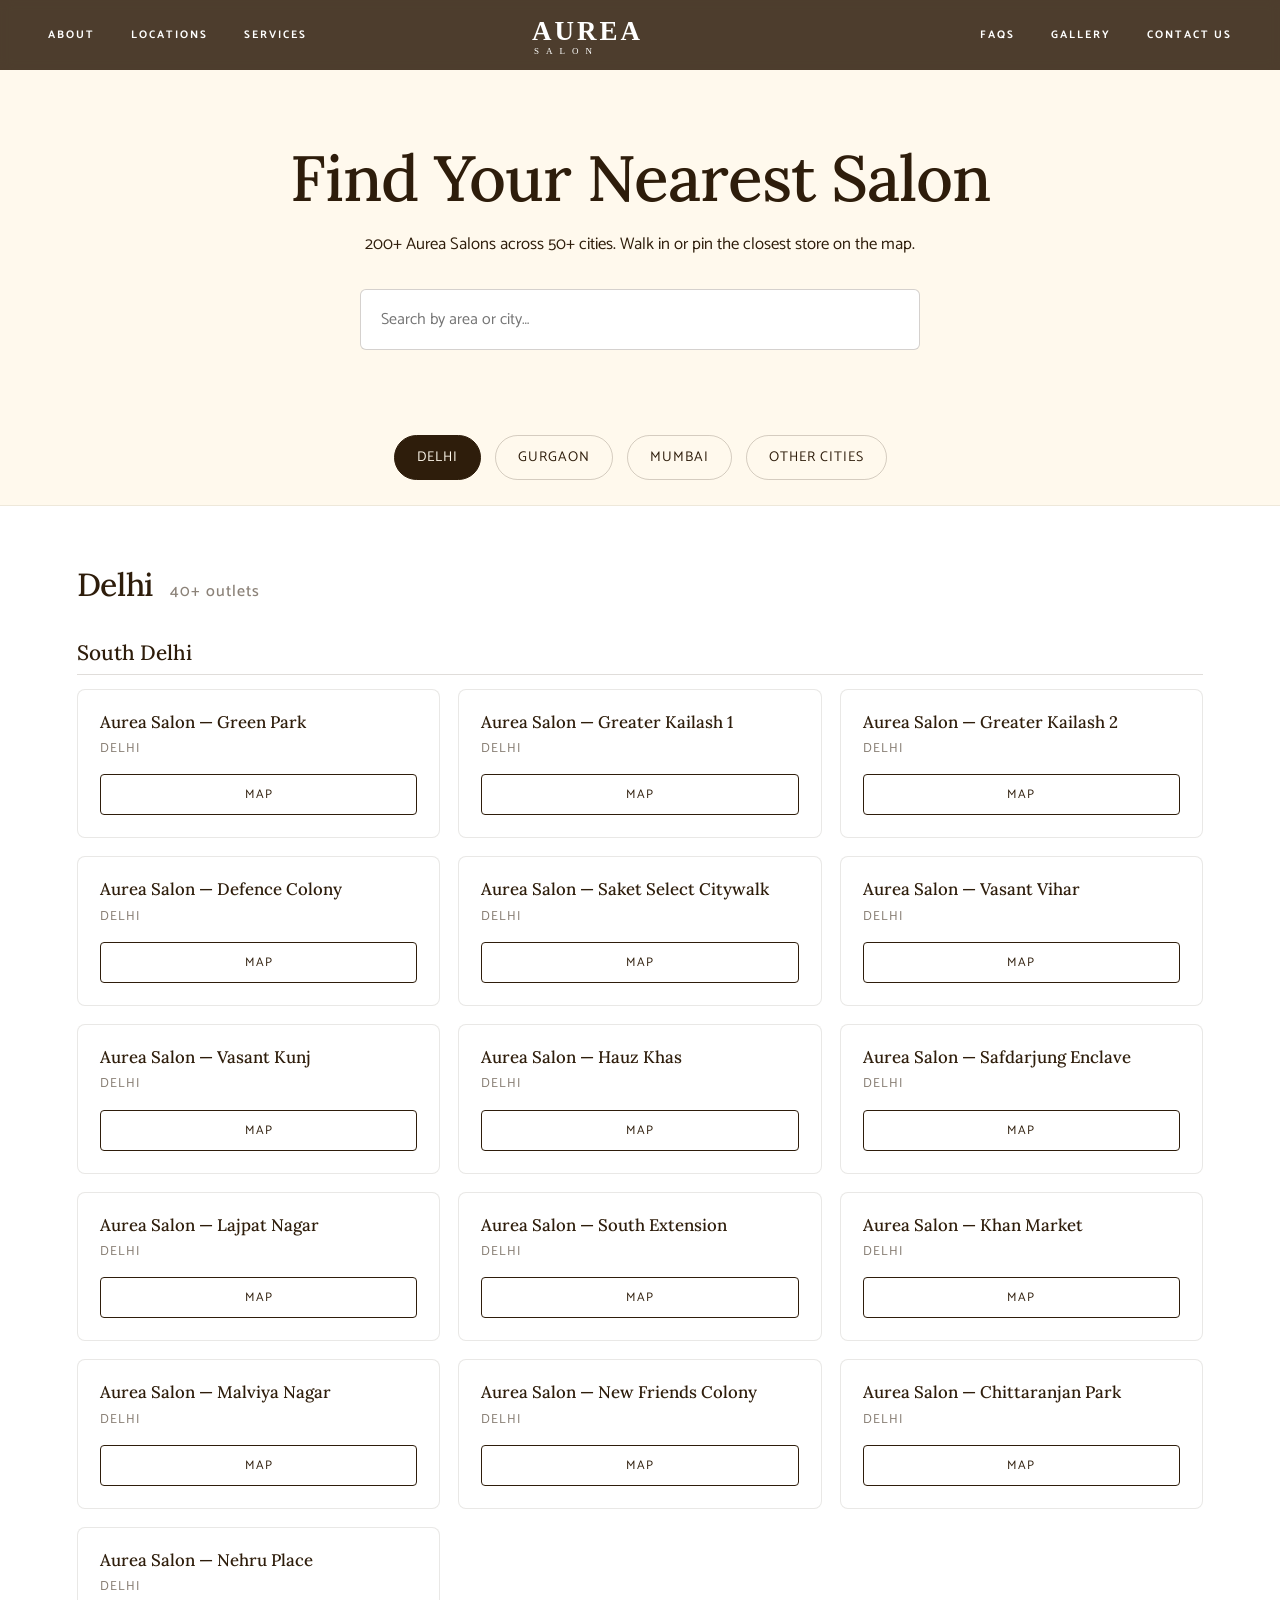
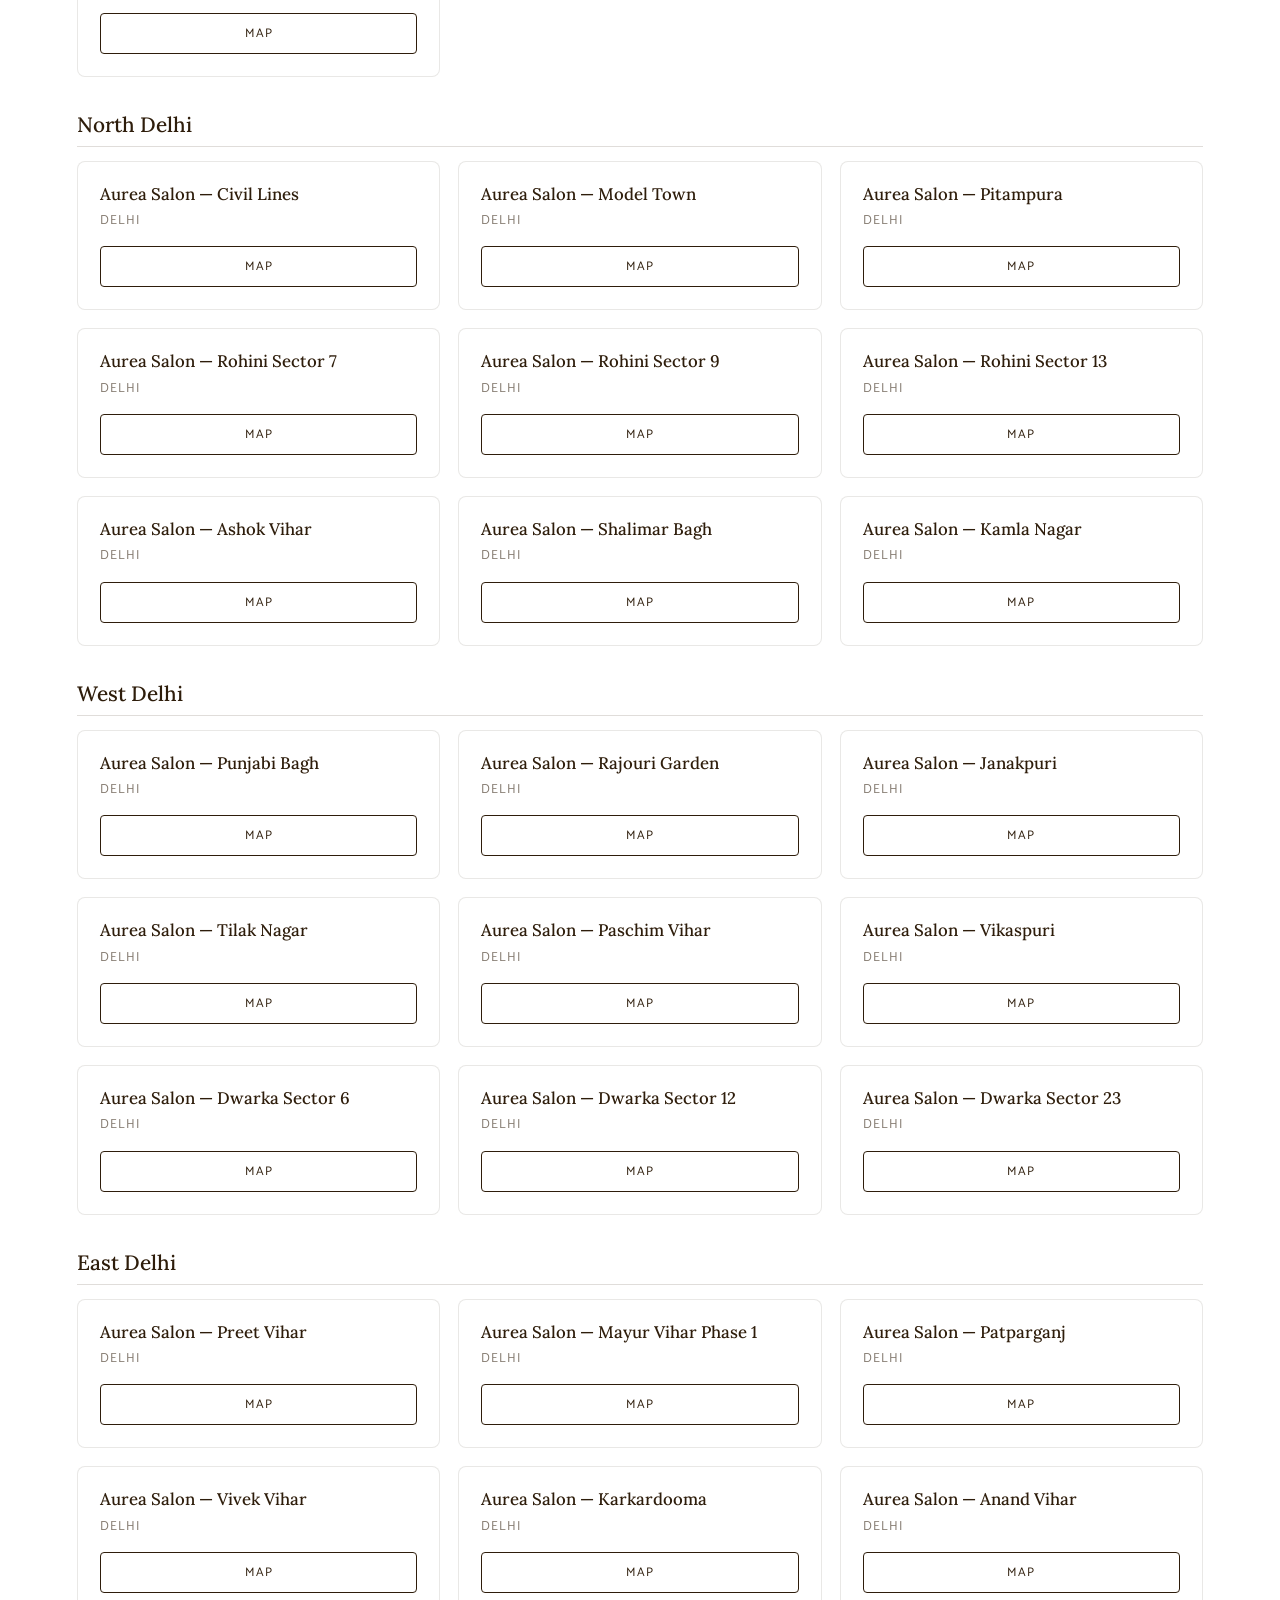
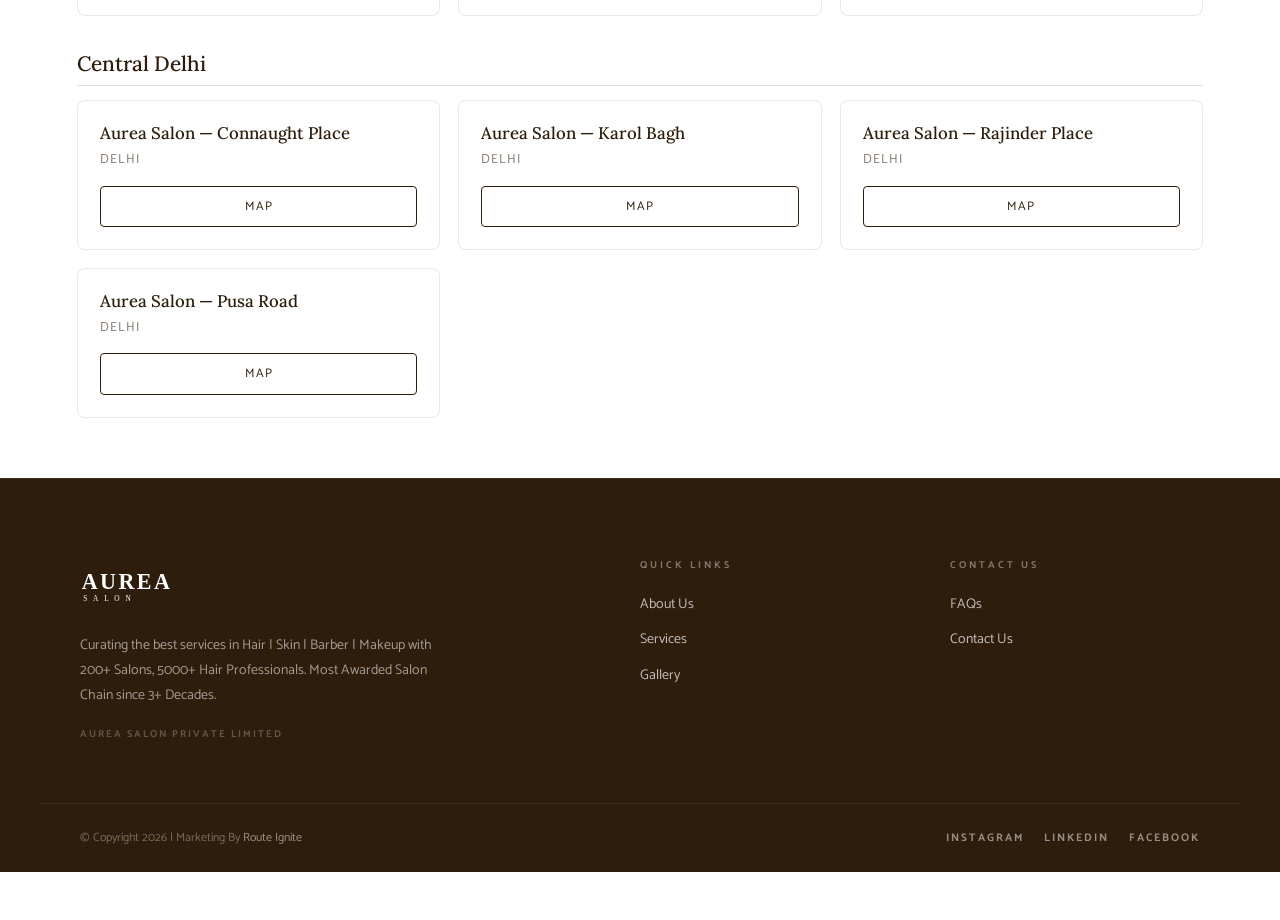
<file: locations.html>
<!DOCTYPE html>
<html lang="en">
<head>
<meta charset="UTF-8">
<meta name="viewport" content="width=device-width, initial-scale=1.0">
<meta name="description" content="Find a Aurea Salon near you — 200+ salons across 50+ cities in India. Delhi, Gurgaon, Mumbai and 25+ more cities.">
<meta name="robots" content="index, follow">
<meta property="og:title" content="Locations | Aurea Salon">
<title>Locations | Aurea Salon</title>

<link rel="icon" type="image/svg+xml" href="images/favicon.svg">
<link rel="preconnect" href="https://fonts.googleapis.com">
<link rel="preconnect" href="https://fonts.gstatic.com" crossorigin>
<link rel="stylesheet" href="css/style.css">

<style>
  .loc-hero{padding:140px 6% 50px;background:var(--cream);text-align:center}
  .loc-hero h1{font-family:var(--h-font);font-weight:500;font-size:clamp(2.2rem,5vw,4rem);color:var(--dark);letter-spacing:-1px;margin-bottom:14px}
  .loc-hero p{color:var(--dark);opacity:.8;max-width:700px;margin:0 auto;font-size:1.05rem;line-height:1.7}

  .loc-search{max-width:560px;margin:30px auto 0;position:relative}
  .loc-search input{width:100%;padding:16px 20px;border:1.5px solid rgba(46,29,11,.2);border-radius:6px;font-family:var(--b-font);font-size:1rem;background:#fff;color:var(--dark);outline:none;transition:border-color .25s ease}
  .loc-search input:focus{border-color:var(--dark)}

  .loc-tabs{padding:30px 6% 20px;background:var(--cream);text-align:center;position:sticky;top:74px;z-index:50;border-bottom:1px solid rgba(46,29,11,.08)}
  .loc-tabs button{background:transparent;border:1.5px solid rgba(46,29,11,.2);color:var(--dark);padding:10px 22px;margin:5px;border-radius:30px;font-family:var(--b-font);font-size:.88rem;letter-spacing:1px;text-transform:uppercase;cursor:pointer;transition:all .25s ease}
  .loc-tabs button.active,.loc-tabs button:hover{background:var(--dark);color:var(--cream);border-color:var(--dark)}

  .loc-region{padding:60px 6%;display:none}
  .loc-region.active{display:block}
  .loc-region h2{font-family:var(--h-font);font-size:2rem;font-weight:500;color:var(--dark);margin-bottom:6px;letter-spacing:-.4px}
  .loc-region h2 .ct{font-size:1rem;opacity:.55;margin-left:10px;font-family:var(--b-font);letter-spacing:1px}
  .loc-sub{font-family:var(--h-font);font-size:1.3rem;color:var(--dark);margin:36px 0 14px;padding-bottom:8px;border-bottom:1px solid rgba(46,29,11,.15)}
  .loc-grid{display:grid;grid-template-columns:repeat(auto-fill,minmax(280px,1fr));gap:18px}
  .loc-card{background:#fff;border:1px solid rgba(46,29,11,.1);border-radius:8px;padding:22px;transition:all .3s ease}
  .loc-card:hover{transform:translateY(-4px);box-shadow:0 14px 36px rgba(0,0,0,.08);border-color:var(--dark)}
  .loc-card h3{font-family:var(--h-font);font-size:1.05rem;color:var(--dark);margin-bottom:6px;font-weight:500}
  .loc-card .city{font-size:.82rem;color:var(--dark);opacity:.6;letter-spacing:1px;text-transform:uppercase;margin-bottom:14px}
  .loc-card .acts{display:flex;gap:8px}
  .loc-card .acts a{flex:1;text-align:center;padding:9px 12px;font-size:.78rem;letter-spacing:1px;text-transform:uppercase;text-decoration:none;border-radius:4px;transition:all .25s ease}
  .loc-card .acts .wa{background:var(--dark);color:var(--cream)}
  .loc-card .acts .wa:hover{background:#000}
  .loc-card .acts .mp{background:transparent;color:var(--dark);border:1px solid var(--dark)}
  .loc-card .acts .mp:hover{background:var(--dark);color:var(--cream)}
  .loc-card.hide{display:none}
</style>
</head>
<body>


<header id="site-header">
  <div class="nav-wrap">
    <nav class="nav-left">
      <a href="about.html" class="nav-link">About</a>
      <a href="locations.html" class="nav-link active">Locations</a>
      <a href="services.html" class="nav-link">Services</a>
    </nav>
    <div class="nav-logo">
      <a href="index.html"><img src="images/logo-dark.svg" alt="Aurea Salon" width="200" height="46"></a>
    </div>
    <nav class="nav-right">
      <a href="faq.html" class="nav-link">FAQS</a>
      <a href="gallery.html" class="nav-link">Gallery</a>
      <a href="contact.html" class="nav-link">Contact Us</a>
    </nav>
    <button class="hamburger" aria-label="Menu"><span></span><span></span><span></span></button>
  </div>
</header>

<nav class="mobile-nav">
  <a href="about.html">About</a>
  <a href="locations.html">Locations</a>
  <a href="services.html">Services</a>
  <a href="faq.html">FAQS</a>
  <a href="gallery.html">Gallery</a>
  <a href="contact.html">Contact Us</a>
</nav>

<section class="loc-hero">
  <h1 class="fade-up">Find Your Nearest Salon</h1>
  <p class="fade-up d1">200+ Aurea Salons across 50+ cities. Walk in or pin the closest store on the map.</p>
  <div class="loc-search fade-up d2"><input type="search" id="locSearch" placeholder="Search by area or city…" aria-label="Search locations"></div>
</section>

<section class="loc-tabs">
  <button class="tab active" data-region="delhi">Delhi</button>
  <button class="tab" data-region="gurgaon">Gurgaon</button>
  <button class="tab" data-region="mumbai">Mumbai</button>
  <button class="tab" data-region="other">Other Cities</button>
</section>

<section class="loc-region active" id="delhi">
  <h2>Delhi <span class="ct">40+ outlets</span></h2>

  <h3 class="loc-sub">South Delhi</h3>
  <div class="loc-grid" id="g-delhi-s"></div>

  <h3 class="loc-sub">North Delhi</h3>
  <div class="loc-grid" id="g-delhi-n"></div>

  <h3 class="loc-sub">West Delhi</h3>
  <div class="loc-grid" id="g-delhi-w"></div>

  <h3 class="loc-sub">East Delhi</h3>
  <div class="loc-grid" id="g-delhi-e"></div>

  <h3 class="loc-sub">Central Delhi</h3>
  <div class="loc-grid" id="g-delhi-c"></div>
</section>

<section class="loc-region" id="gurgaon">
  <h2>Gurgaon <span class="ct">16 outlets</span></h2>
  <div class="loc-grid" id="g-ggn"></div>
</section>

<section class="loc-region" id="mumbai">
  <h2>Mumbai <span class="ct">5+ outlets</span></h2>
  <div class="loc-grid" id="g-mum"></div>
</section>

<section class="loc-region" id="other">
  <h2>Other Cities <span class="ct">25+ cities</span></h2>
  <div class="loc-grid" id="g-other"></div>
</section>

<footer>
  <div class="footer-main">
    <div class="footer-brand">
      <img src="images/logo-light.svg" alt="Aurea Salon" width="180">
      <p>Curating the best services in Hair | Skin | Barber | Makeup with 200+ Salons, 5000+ Hair Professionals. Most Awarded Salon Chain since 3+ Decades.</p>
      <span class="co-name">AUREA SALON PRIVATE LIMITED</span>
    </div>
    <div class="footer-col">
      <h4>Quick Links</h4>
      <a href="about.html">About Us</a>
      <a href="services.html">Services</a>
      <a href="gallery.html">Gallery</a>
    </div>
    <div class="footer-col">
      <h4>Contact Us</h4>
      <a href="faq.html">FAQs</a>
      <a href="contact.html">Contact Us</a>
    </div>
  </div>
  <div class="footer-bottom">
    <p>© Copyright 2026 | Marketing By <a href="#" style="color:rgba(255,255,255,.5)">Route Ignite</a></p>
    <div class="social-row">
      <a href="#" target="_blank" rel="noopener">Instagram</a>
      <a href="#" target="_blank" rel="noopener">Linkedin</a>
      <a href="#" target="_blank" rel="noopener">Facebook</a>
    </div>
  </div>
</footer>

<script src="js/main.js"></script>
<script>
const data = {
  'g-delhi-s': ['Green Park','Greater Kailash 1','Greater Kailash 2','Defence Colony','Saket Select Citywalk','Vasant Vihar','Vasant Kunj','Hauz Khas','Safdarjung Enclave','Lajpat Nagar','South Extension','Khan Market','Malviya Nagar','New Friends Colony','Chittaranjan Park','Nehru Place'],
  'g-delhi-n': ['Civil Lines','Model Town','Pitampura','Rohini Sector 7','Rohini Sector 9','Rohini Sector 13','Ashok Vihar','Shalimar Bagh','Kamla Nagar'],
  'g-delhi-w': ['Punjabi Bagh','Rajouri Garden','Janakpuri','Tilak Nagar','Paschim Vihar','Vikaspuri','Dwarka Sector 6','Dwarka Sector 12','Dwarka Sector 23'],
  'g-delhi-e': ['Preet Vihar','Mayur Vihar Phase 1','Patparganj','Vivek Vihar','Karkardooma','Anand Vihar'],
  'g-delhi-c': ['Connaught Place','Karol Bagh','Rajinder Place','Pusa Road']
};
const ggn = ['DLF Cyber Hub','DLF Phase 1','DLF Phase 2','DLF Phase 3','DLF Phase 4','DLF Phase 5','Sector 14','Sector 15','Sector 29','Sector 46','Sector 56','Sector 57','South City 1','South City 2','Sushant Lok','Golf Course Road'];
const mum = ['Bandra West','Juhu','Andheri West','Powai','Lower Parel'];
const other = [
  ['Ahmedabad','Ahmedabad'],['Amritsar','Amritsar'],['Bareilly','Bareilly'],['Bhubaneswar','Bhubaneswar'],
  ['Sector 22','Chandigarh'],['Sector 35','Chandigarh'],['Dehradun','Dehradun'],['Faridabad','Faridabad'],
  ['Haldwani','Haldwani'],['Indore','Indore'],['Jaipur','Jaipur'],['Jammu','Jammu'],['Jamshedpur','Jamshedpur'],
  ['Kanpur','Kanpur'],['Hazratganj','Lucknow'],['Gomti Nagar','Lucknow'],['Ludhiana','Ludhiana'],
  ['Meerut','Meerut'],['Noida Sector 18','Noida'],['Noida Sector 50','Noida'],['Greater Noida','Noida'],
  ['Patna','Patna'],['Koregaon Park','Pune'],['Aundh','Pune'],['Ranchi','Ranchi'],['Rudrapur','Rudrapur'],
  ['Srinagar','Srinagar']
];
function card(name, city){
  const q = encodeURIComponent(`Aurea Salon ${name} ${city||''}`);
  return `<div class="loc-card" data-name="${(name+' '+(city||'')).toLowerCase()}">
    <h3>Aurea Salon — ${name}</h3>
    <div class="city">${city||'Delhi'}</div>
    <div class="acts">
      <a class="mp" href="https://www.google.com/maps/search/?api=1&query=${q}" target="_blank" rel="noopener">Map</a>
    </div></div>`;
}
Object.entries(data).forEach(([id,list])=>{
  const city = id.includes('delhi') ? 'Delhi' : '';
  document.getElementById(id).innerHTML = list.map(n=>card(n, city)).join('');
});
document.getElementById('g-ggn').innerHTML = ggn.map(n=>card(n,'Gurgaon')).join('');
document.getElementById('g-mum').innerHTML = mum.map(n=>card(n,'Mumbai')).join('');
document.getElementById('g-other').innerHTML = other.map(([n,c])=>card(n,c)).join('');

document.querySelectorAll('.loc-tabs .tab').forEach(t=>{
  t.addEventListener('click',()=>{
    document.querySelectorAll('.loc-tabs .tab').forEach(b=>b.classList.remove('active'));
    document.querySelectorAll('.loc-region').forEach(r=>r.classList.remove('active'));
    t.classList.add('active');
    document.getElementById(t.dataset.region).classList.add('active');
  });
});

document.getElementById('locSearch').addEventListener('input',e=>{
  const q = e.target.value.toLowerCase().trim();
  document.querySelectorAll('.loc-card').forEach(c=>{
    c.classList.toggle('hide', q && !c.dataset.name.includes(q));
  });
  if(q){document.querySelectorAll('.loc-region').forEach(r=>r.classList.add('active'));}
});
</script>
</body>
</html>
</file>
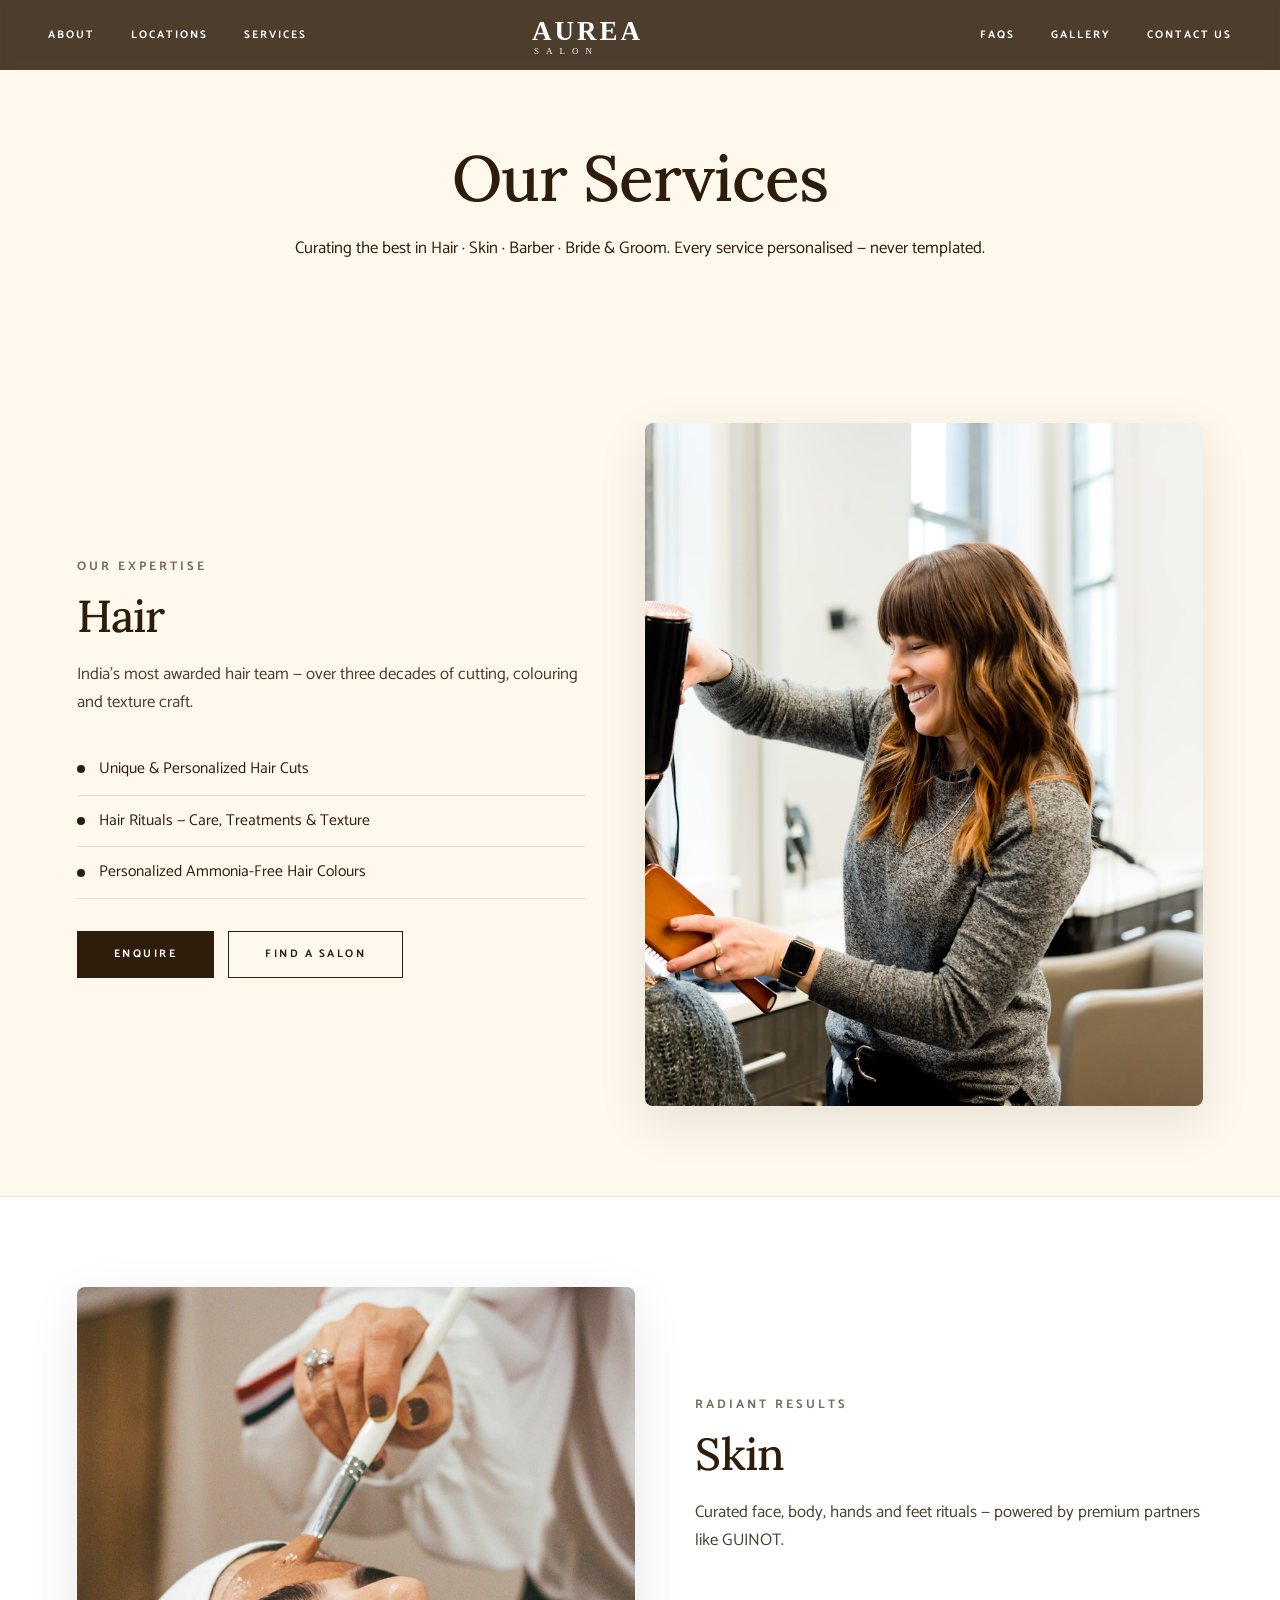
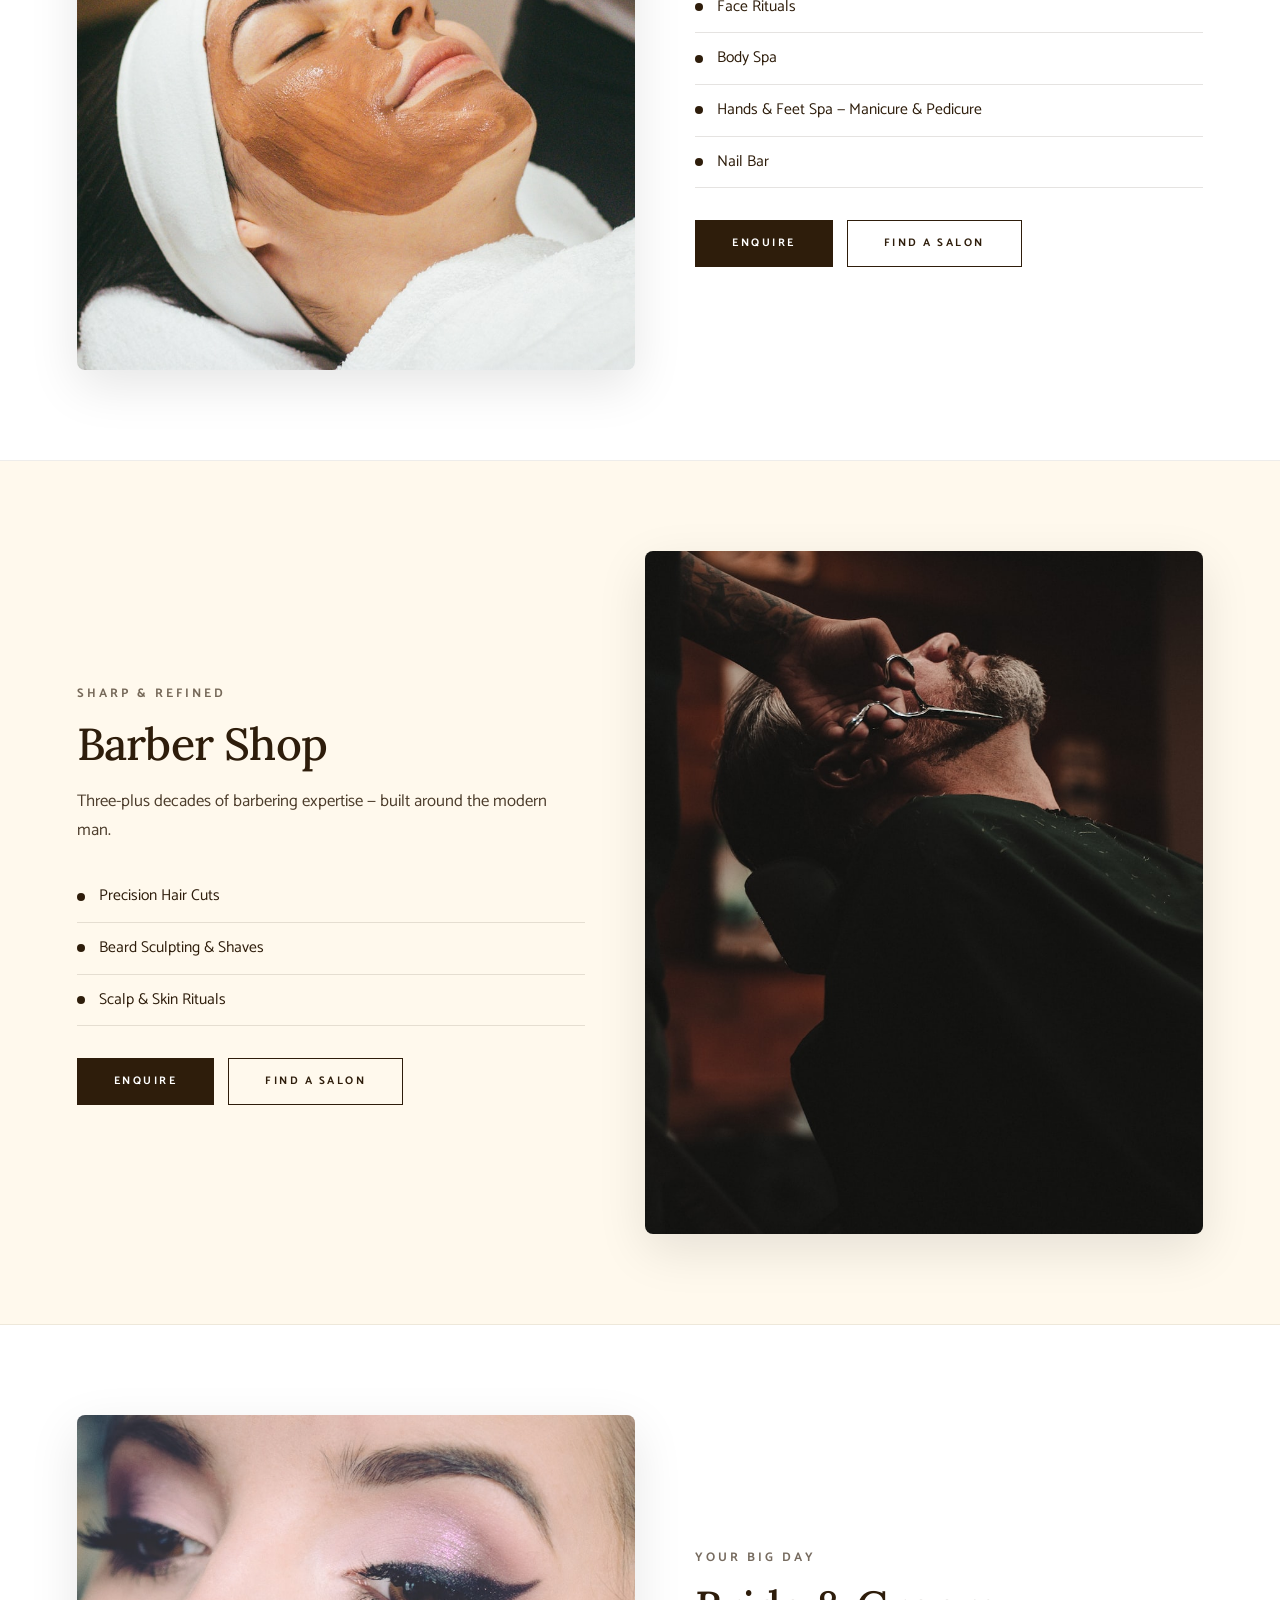
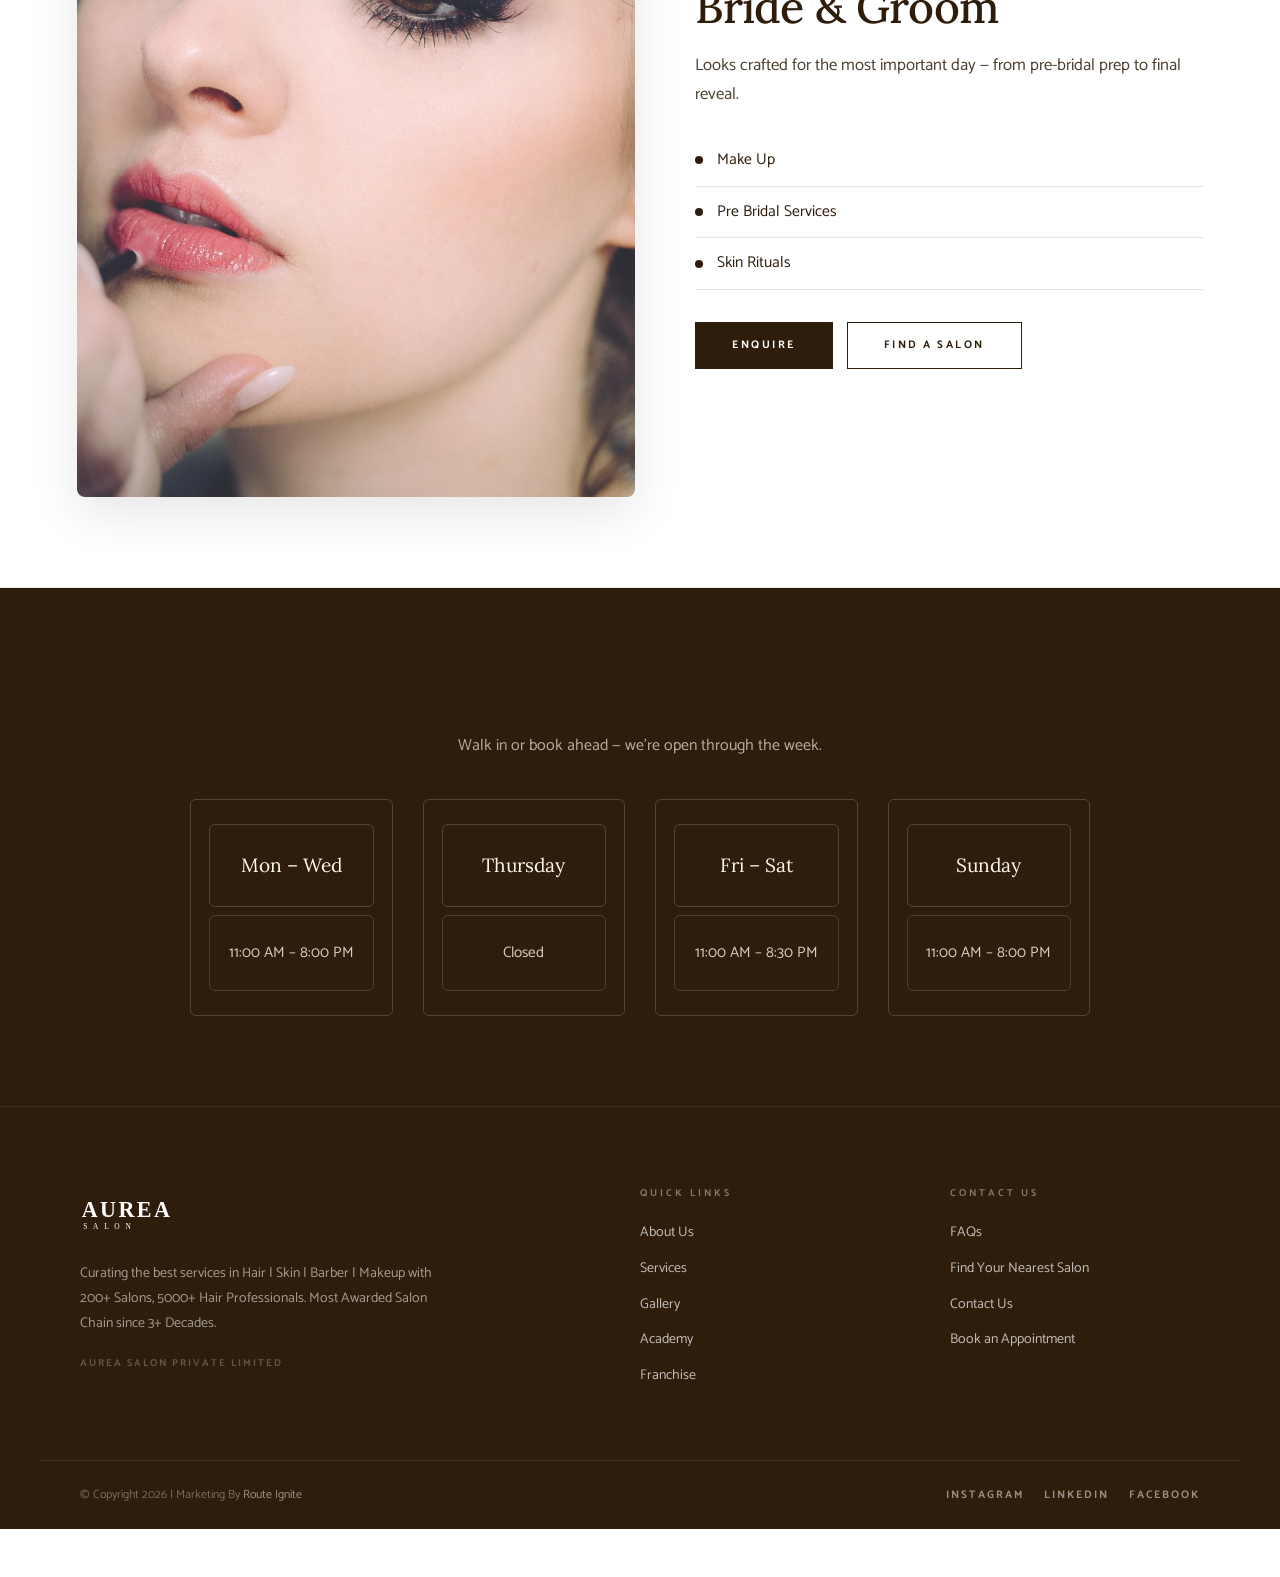
<file: services.html>
<!DOCTYPE html>
<html lang="en">
<head>
<meta charset="UTF-8">
<meta name="viewport" content="width=device-width, initial-scale=1.0">
<meta name="description" content="Hair, Skin, Barber Shop, Bride & Groom — the full Aurea Salon service menu. Curated by India's most awarded salon chain.">
<meta name="robots" content="index, follow">
<meta property="og:title" content="Our Services | Aurea Salon">
<title>Our Services | Aurea Salon</title>

<link rel="icon" type="image/svg+xml" href="images/favicon.svg">
<link rel="preconnect" href="https://fonts.googleapis.com">
<link rel="preconnect" href="https://fonts.gstatic.com" crossorigin>
<link rel="stylesheet" href="css/style.css">

<style>
  .svc-hero{padding:140px 6% 70px;background:var(--cream);text-align:center}
  .svc-hero h1{font-family:var(--h-font);font-weight:500;font-size:clamp(2.2rem,5vw,4rem);color:var(--dark);letter-spacing:-1px;margin-bottom:18px}
  .svc-hero p{max-width:720px;margin:0 auto;color:var(--dark);opacity:.8;font-size:1.05rem;line-height:1.7}

  .svc-cat{padding:90px 6%;border-bottom:1px solid rgba(46,29,11,.08)}
  .svc-cat:nth-child(even){background:var(--cream)}
  .svc-cat-grid{display:grid;grid-template-columns:1.1fr 1fr;gap:60px;max-width:1280px;margin:0 auto;align-items:center}
  .svc-cat .img{border-radius:8px;overflow:hidden;box-shadow:0 16px 50px rgba(0,0,0,.1)}
  .svc-cat .img img{width:100%;height:auto;display:block;transition:transform .8s ease}
  .svc-cat .img:hover img{transform:scale(1.04)}
  .svc-cat:nth-child(even) .svc-cat-grid{grid-template-columns:1fr 1.1fr}
  .svc-cat:nth-child(even) .img{order:2}
  .svc-cat .body .eyebrow{display:inline-block;letter-spacing:3px;font-size:.78rem;color:var(--dark);opacity:.65;text-transform:uppercase;margin-bottom:12px}
  .svc-cat .body h2{font-family:var(--h-font);font-size:2.8rem;font-weight:500;color:var(--dark);letter-spacing:-.8px;margin-bottom:18px}
  .svc-cat .body > p{font-size:1.05rem;line-height:1.7;color:var(--dark);opacity:.85;margin-bottom:26px}
  .svc-cat ul{list-style:none;padding:0;margin:0 0 32px}
  .svc-cat ul li{padding:12px 0;border-bottom:1px solid rgba(46,29,11,.12);font-size:.98rem;color:var(--dark);display:flex;align-items:center;gap:14px}
  .svc-cat ul li::before{content:"";width:8px;height:8px;border-radius:50%;background:var(--dark);flex-shrink:0}
  .svc-cat .actions{display:flex;gap:14px;flex-wrap:wrap}
  @media(max-width:820px){.svc-cat-grid,.svc-cat:nth-child(even) .svc-cat-grid{grid-template-columns:1fr;gap:30px}.svc-cat:nth-child(even) .img{order:0}}

  .hours{padding:90px 6%;background:var(--dark);color:var(--cream);text-align:center}
  .hours h2{font-family:var(--h-font);font-size:2.4rem;font-weight:500;margin-bottom:8px;letter-spacing:-.5px}
  .hours .sub{opacity:.65;margin-bottom:40px}
  .hours-grid{display:grid;grid-template-columns:repeat(4,1fr);gap:30px;max-width:900px;margin:0 auto}
  .hours-grid div{padding:24px 18px;border:1px solid rgba(255,249,237,.18);border-radius:6px}
  .hours-grid .day{font-family:var(--h-font);font-size:1.2rem;margin-bottom:8px}
  .hours-grid .time{opacity:.8;font-size:.95rem}
  @media(max-width:820px){.hours-grid{grid-template-columns:repeat(2,1fr)}}
</style>
</head>
<body>


<header id="site-header">
  <div class="nav-wrap">
    <nav class="nav-left">
      <a href="about.html" class="nav-link">About</a>
      <a href="locations.html" class="nav-link">Locations</a>
      <a href="services.html" class="nav-link active">Services</a>
    </nav>
    <div class="nav-logo">
      <a href="index.html"><img src="images/logo-dark.svg" alt="Aurea Salon" width="200" height="46"></a>
    </div>
    <nav class="nav-right">
      <a href="faq.html" class="nav-link">FAQS</a>
      <a href="gallery.html" class="nav-link">Gallery</a>
      <a href="contact.html" class="nav-link">Contact Us</a>
    </nav>
    <button class="hamburger" aria-label="Menu"><span></span><span></span><span></span></button>
  </div>
</header>

<nav class="mobile-nav">
  <a href="about.html">About</a>
  <a href="locations.html">Locations</a>
  <a href="services.html">Services</a>
  <a href="faq.html">FAQS</a>
  <a href="gallery.html">Gallery</a>
  <a href="contact.html">Contact Us</a>
</nav>

<section class="svc-hero">
  <h1 class="fade-up">Our Services</h1>
  <p class="fade-up d1">Curating the best in Hair · Skin · Barber · Bride &amp; Groom. Every service personalised — never templated.</p>
</section>

<section class="svc-cat" id="hair">
  <div class="svc-cat-grid">
    <div class="img fade-up"><img src="images/service-hair.jpg" alt="Hair Services" loading="lazy"></div>
    <div class="body fade-up d1">
      <span class="eyebrow">Our Expertise</span>
      <h2>Hair</h2>
      <p>India's most awarded hair team — over three decades of cutting, colouring and texture craft.</p>
      <ul>
        <li>Unique &amp; Personalized Hair Cuts</li>
        <li>Hair Rituals — Care, Treatments &amp; Texture</li>
        <li>Personalized Ammonia-Free Hair Colours</li>
      </ul>
      <div class="actions">
        <a href="#" class="btn btn-dark" target="_blank" rel="noopener">Enquire</a>
        <a href="locations.html" class="btn btn-outline">Find a Salon</a>
      </div>
    </div>
  </div>
</section>

<section class="svc-cat" id="skin">
  <div class="svc-cat-grid">
    <div class="img fade-up"><img src="images/service-skin.jpg" alt="Skin Services" loading="lazy"></div>
    <div class="body fade-up d1">
      <span class="eyebrow">Radiant Results</span>
      <h2>Skin</h2>
      <p>Curated face, body, hands and feet rituals — powered by premium partners like GUINOT.</p>
      <ul>
        <li>Face Rituals</li>
        <li>Body Spa</li>
        <li>Hands &amp; Feet Spa — Manicure &amp; Pedicure</li>
        <li>Nail Bar</li>
      </ul>
      <div class="actions">
        <a href="#" class="btn btn-dark" target="_blank" rel="noopener">Enquire</a>
        <a href="locations.html" class="btn btn-outline">Find a Salon</a>
      </div>
    </div>
  </div>
</section>

<section class="svc-cat" id="barber">
  <div class="svc-cat-grid">
    <div class="img fade-up"><img src="images/service-barber.jpg" alt="Barber Shop" loading="lazy"></div>
    <div class="body fade-up d1">
      <span class="eyebrow">Sharp &amp; Refined</span>
      <h2>Barber Shop</h2>
      <p>Three-plus decades of barbering expertise — built around the modern man.</p>
      <ul>
        <li>Precision Hair Cuts</li>
        <li>Beard Sculpting &amp; Shaves</li>
        <li>Scalp &amp; Skin Rituals</li>
      </ul>
      <div class="actions">
        <a href="#" class="btn btn-dark" target="_blank" rel="noopener">Enquire</a>
        <a href="locations.html" class="btn btn-outline">Find a Salon</a>
      </div>
    </div>
  </div>
</section>

<section class="svc-cat" id="bride-groom">
  <div class="svc-cat-grid">
    <div class="img fade-up"><img src="images/service-makeup.jpg" alt="Bride and Groom" loading="lazy"></div>
    <div class="body fade-up d1">
      <span class="eyebrow">Your Big Day</span>
      <h2>Bride &amp; Groom</h2>
      <p>Looks crafted for the most important day — from pre-bridal prep to final reveal.</p>
      <ul>
        <li>Make Up</li>
        <li>Pre Bridal Services</li>
        <li>Skin Rituals</li>
      </ul>
      <div class="actions">
        <a href="#" class="btn btn-dark" target="_blank" rel="noopener">Enquire</a>
        <a href="locations.html" class="btn btn-outline">Find a Salon</a>
      </div>
    </div>
  </div>
</section>

<section class="hours">
  <h2 class="fade-up">Operating Hours</h2>
  <p class="sub fade-up d1">Walk in or book ahead — we're open through the week.</p>
  <div class="hours-grid">
    <div class="fade-up"><div class="day">Mon – Wed</div><div class="time">11:00 AM – 8:00 PM</div></div>
    <div class="fade-up d1"><div class="day">Thursday</div><div class="time">Closed</div></div>
    <div class="fade-up d2"><div class="day">Fri – Sat</div><div class="time">11:00 AM – 8:30 PM</div></div>
    <div class="fade-up d3"><div class="day">Sunday</div><div class="time">11:00 AM – 8:00 PM</div></div>
  </div>
</section>

<footer>
  <div class="footer-main">
    <div class="footer-brand">
      <img src="images/logo-light.svg" alt="Aurea Salon" width="180">
      <p>Curating the best services in Hair | Skin | Barber | Makeup with 200+ Salons, 5000+ Hair Professionals. Most Awarded Salon Chain since 3+ Decades.</p>
      <span class="co-name">AUREA SALON PRIVATE LIMITED</span>
    </div>
    <div class="footer-col">
      <h4>Quick Links</h4>
      <a href="about.html">About Us</a>
      <a href="services.html">Services</a>
      <a href="gallery.html">Gallery</a>
      <a href="about.html#academy">Academy</a>
      <a href="about.html#franchise">Franchise</a>
    </div>
    <div class="footer-col">
      <h4>Contact Us</h4>
      <a href="faq.html">FAQs</a>
      <a href="contact.html">Find Your Nearest Salon</a>
      <a href="contact.html">Contact Us</a>
      <a href="#" target="_blank" rel="noopener">Book an Appointment</a>
    </div>
  </div>
  <div class="footer-bottom">
    <p>© Copyright 2026 | Marketing By <a href="#" style="color:rgba(255,255,255,.5)">Route Ignite</a></p>
    <div class="social-row">
      <a href="#" target="_blank" rel="noopener">Instagram</a>
      <a href="#" target="_blank" rel="noopener">Linkedin</a>
      <a href="#" target="_blank" rel="noopener">Facebook</a>
    </div>
  </div>
</footer>

<script src="js/main.js"></script>
</body>
</html>
</file>
<file: css/style.css>
@import url('https://fonts.googleapis.com/css2?family=Lora:ital,wght@0,400;0,500;0,600;0,700;1,400;1,500&family=Catamaran:wght@300;400;500;600;700;800;900&display=swap');

:root {
  --dark: #2e1d0b;
  --dark-85: rgba(46,29,11,0.85);
  --cream: #fff9ed;
  --white: #ffffff;
  --body: #6c757d;
  --h-font: 'Lora', serif;
  --b-font: 'Catamaran', sans-serif;
  --ease: all 0.35s ease;
}

*, *::before, *::after { box-sizing: border-box; margin: 0; padding: 0; }
html { scroll-behavior: smooth; }
body { font-family: var(--b-font); color: var(--body); background: #fff; overflow-x: hidden; line-height: 1.7; }
img { max-width: 100%; height: auto; display: block; }
a { text-decoration: none; color: inherit; }
ul { list-style: none; }
h1,h2,h3,h4 { font-family: var(--h-font); color: var(--dark); line-height: 1.2; font-weight: 500; }

/* ── UTILITY ── */
.container { max-width: 1200px; margin: 0 auto; padding: 0 40px; }
.btn {
  display: inline-block;
  padding: 13px 36px;
  font-family: var(--b-font);
  font-size: 11px;
  font-weight: 700;
  letter-spacing: 2.5px;
  text-transform: uppercase;
  border: 1.5px solid currentColor;
  cursor: pointer;
  transition: var(--ease);
  background: none;
}
.btn-dark { background: var(--dark); color: #fff; border-color: var(--dark); }
.btn-dark:hover { background: transparent; color: var(--dark); }
.btn-light { color: #fff; border-color: #fff; }
.btn-light:hover { background: #fff; color: var(--dark); }
.btn-outline { color: var(--dark); border-color: var(--dark); }
.btn-outline:hover { background: var(--dark); color: #fff; }
.eyebrow {
  font-family: var(--b-font);
  font-size: 11px;
  font-weight: 700;
  letter-spacing: 3.5px;
  text-transform: uppercase;
  color: var(--body);
  margin-bottom: 14px;
  display: block;
}

/* ── FADE ANIMATIONS ── */
.fade-up {
  opacity: 0;
  transform: translateY(32px);
  transition: opacity 0.75s ease, transform 0.75s ease;
}
.fade-up.d1 { transition-delay: 0.1s; }
.fade-up.d2 { transition-delay: 0.2s; }
.fade-up.d3 { transition-delay: 0.3s; }
.fade-up.d4 { transition-delay: 0.4s; }
.fade-up.visible { opacity: 1; transform: translateY(0); }

/* ── WHATSAPP STICKY BAR ── */
.wa-bar {
  position: fixed;
  bottom: 0; left: 0; right: 0;
  z-index: 1000;
  background: #25d366;
  color: #fff;
  text-align: center;
  padding: 13px 16px;
  font-size: 12px;
  font-weight: 700;
  letter-spacing: 2px;
  text-transform: uppercase;
  transition: background 0.3s;
}
.wa-bar:hover { background: #1fba59; }
.wa-bar svg { vertical-align: middle; margin-right: 8px; }

/* ── HEADER ── */
#site-header {
  position: fixed;
  top: 0; left: 0; right: 0;
  z-index: 900;
  background: var(--dark-85);
  backdrop-filter: blur(6px);
  transition: var(--ease);
}
#site-header.scrolled { background: var(--dark); box-shadow: 0 2px 24px rgba(0,0,0,.35); }

.nav-wrap {
  display: grid;
  grid-template-columns: 1fr auto 1fr;
  align-items: center;
  height: 70px;
  padding: 0 48px;
}
.nav-left, .nav-right { display: flex; align-items: center; gap: 36px; }
.nav-right { justify-content: flex-end; }
.nav-logo img { height: 46px; width: auto; filter: brightness(0) invert(1); }
.nav-link {
  font-size: 11px;
  font-weight: 700;
  letter-spacing: 2px;
  text-transform: uppercase;
  color: #fff;
  position: relative;
  transition: opacity 0.3s;
}
.nav-link::after {
  content: '';
  position: absolute;
  bottom: -3px; left: 0;
  width: 0; height: 1px;
  background: #fff;
  transition: width 0.3s;
}
.nav-link:hover::after { width: 100%; }
.nav-link:hover { opacity: .75; }

.hamburger { display: none; background: none; border: none; cursor: pointer; flex-direction: column; gap: 5px; padding: 4px; }
.hamburger span { display: block; width: 22px; height: 2px; background: #fff; transition: var(--ease); }
.hamburger.open span:nth-child(1) { transform: rotate(45deg) translate(5px,5px); }
.hamburger.open span:nth-child(2) { opacity: 0; }
.hamburger.open span:nth-child(3) { transform: rotate(-45deg) translate(5px,-5px); }

.mobile-nav {
  position: fixed;
  top: 70px; left: 0; right: 0;
  background: var(--dark);
  padding: 0;
  max-height: 0;
  overflow: hidden;
  transition: max-height 0.4s ease, padding 0.4s ease;
  z-index: 899;
}
.mobile-nav.open { max-height: 400px; padding: 20px 0; }
.mobile-nav a {
  display: block;
  color: #fff;
  font-size: 12px;
  font-weight: 700;
  letter-spacing: 2px;
  text-transform: uppercase;
  padding: 14px 48px;
  border-bottom: 1px solid rgba(255,255,255,.08);
}
.mobile-nav a:last-child { border: none; }
.mobile-nav a:hover { background: rgba(255,255,255,.05); }

/* ── HERO ── */
.hero {
  padding-top: 70px;
  min-height: 100vh;
  background: var(--cream);
  display: flex;
  flex-direction: column;
  align-items: center;
  overflow: hidden;
}
.hero-logo-banner {
  width: 100%;
  padding: 48px 0 0;
}
.hero-logo-banner img { width: 100%; height: auto; }
.hero-photo {
  width: 100%;
  max-width: 960px;
  margin: 0 auto;
}
.hero-photo img { width: 100%; height: auto; }
.hero-cta-wrap {
  padding: 36px 0 60px;
  text-align: center;
}

/* ── STATS ── */
.stats {
  background: var(--dark);
  padding: 64px 40px;
}
.stats-grid {
  display: grid;
  grid-template-columns: repeat(3,1fr);
  gap: 0;
  max-width: 900px;
  margin: 0 auto;
  text-align: center;
}
.stat-item { padding: 20px 40px; border-right: 1px solid rgba(255,255,255,.12); }
.stat-item:last-child { border: none; }
.stat-num {
  font-family: var(--h-font);
  font-size: 64px;
  font-weight: 700;
  color: #fff;
  line-height: 1;
  display: flex;
  align-items: baseline;
  justify-content: center;
  gap: 4px;
}
.stat-num .counter { display: inline-block; }
.stat-suffix { font-size: 36px; font-weight: 700; color: #fff; }
.stat-label {
  font-size: 10px;
  font-weight: 700;
  letter-spacing: 3px;
  text-transform: uppercase;
  color: rgba(255,255,255,.5);
  margin-top: 10px;
}

/* ── THREE DECADES ── */
.three-decades {
  background: var(--cream);
  padding: 110px 40px;
  text-align: center;
}
.three-decades h2 {
  font-size: clamp(36px,5vw,68px);
  font-weight: 600;
  color: var(--dark);
  line-height: 1.1;
  margin-bottom: 28px;
}
.three-decades p {
  max-width: 540px;
  margin: 0 auto 40px;
  font-size: 16px;
  line-height: 1.85;
}

/* ── DESIGNED FOR CALM ── */
.calm-section {
  min-height: 75vh;
  background: url('images/interior.jpg') center/cover no-repeat fixed;
  position: relative;
  display: flex;
  align-items: center;
  justify-content: center;
}
.calm-section::before {
  content: '';
  position: absolute;
  inset: 0;
  background: rgba(46,29,11,.62);
}
.calm-inner {
  position: relative;
  z-index: 1;
  text-align: center;
  max-width: 680px;
  padding: 60px 40px;
}
.calm-inner h2 {
  font-size: clamp(28px,4vw,52px);
  color: #fff;
  margin-bottom: 20px;
}
.calm-inner p { color: rgba(255,255,255,.82); font-size: 16px; margin-bottom: 36px; }

/* ── BRAND LOGOS ── */
.brands-section {
  background: var(--cream);
  padding: 80px 0;
}
.brands-section .section-title {
  text-align: center;
  font-size: clamp(24px,3vw,42px);
  color: var(--dark);
  margin-bottom: 6px;
}
.brands-section .sub-title {
  text-align: center;
  font-size: 11px;
  font-weight: 700;
  letter-spacing: 3px;
  text-transform: uppercase;
  color: var(--body);
  margin-bottom: 52px;
}
.marquee-wrap { overflow: hidden; }
.marquee-track {
  display: flex;
  align-items: center;
  gap: 64px;
  width: max-content;
  animation: marquee 22s linear infinite;
}
.marquee-track img {
  height: 56px;
  width: auto;
  filter: grayscale(1);
  opacity: .55;
  transition: var(--ease);
}
.marquee-track img:hover { filter: none; opacity: 1; }

@keyframes marquee {
  0% { transform: translateX(0); }
  100% { transform: translateX(-50%); }
}

/* ── SERVICES TICKER ── */
.ticker-section {
  background: var(--dark);
  padding: 20px 0;
  overflow: hidden;
}
.ticker-track {
  display: flex;
  align-items: center;
  gap: 0;
  width: max-content;
  animation: ticker 18s linear infinite;
}
.ticker-item {
  display: flex;
  align-items: center;
  gap: 28px;
  padding: 0 36px;
  font-family: var(--h-font);
  font-size: 21px;
  font-style: italic;
  color: #fff;
  white-space: nowrap;
}
.ticker-item::after { content: '✦'; font-size: 11px; opacity: .4; font-style: normal; }

@keyframes ticker {
  0% { transform: translateX(0); }
  100% { transform: translateX(-50%); }
}

/* ── SERVICES TABS ── */
.services-section {
  background: var(--cream);
  padding: 90px 0;
}
.tabs-header {
  display: flex;
  justify-content: center;
  border-bottom: 1px solid rgba(46,29,11,.18);
  margin-bottom: 64px;
}
.tab-btn {
  font-family: var(--b-font);
  font-size: 11px;
  font-weight: 700;
  letter-spacing: 2.5px;
  text-transform: uppercase;
  color: var(--body);
  padding: 16px 44px;
  border: none;
  background: none;
  border-bottom: 2px solid transparent;
  margin-bottom: -1px;
  cursor: pointer;
  transition: var(--ease);
}
.tab-btn:hover { color: var(--dark); }
.tab-btn.active { color: var(--dark); border-bottom-color: var(--dark); }

.tab-pane { display: none; }
.tab-pane.active { display: block; }

.svc-grid {
  display: grid;
  grid-template-columns: 1fr 1fr;
  gap: 72px;
  align-items: center;
  max-width: 1100px;
  margin: 0 auto;
  padding: 0 40px;
}
.svc-grid.reverse { direction: rtl; }
.svc-grid.reverse > * { direction: ltr; }

.svc-img img {
  width: 100%;
  height: 520px;
  object-fit: cover;
}
.svc-text .eyebrow { color: var(--body); }
.svc-text h3 {
  font-size: clamp(28px,3vw,40px);
  color: var(--dark);
  margin-bottom: 20px;
}
.svc-text p { font-size: 15px; line-height: 1.9; margin-bottom: 36px; }
.svc-ctas { display: flex; gap: 14px; flex-wrap: wrap; }

/* ── INSTAGRAM GALLERY ── */
.ig-gallery { background: #fff; padding: 90px 0; }
.section-header { text-align: center; margin-bottom: 52px; }
.section-header h2 { font-size: clamp(28px,4vw,48px); color: var(--dark); margin-bottom: 10px; }
.section-header .view-link {
  font-size: 11px;
  font-weight: 700;
  letter-spacing: 2.5px;
  text-transform: uppercase;
  color: var(--dark);
  border-bottom: 1px solid currentColor;
  padding-bottom: 1px;
  display: inline-block;
}
.ig-grid {
  display: grid;
  grid-template-columns: repeat(3,1fr);
  gap: 6px;
  max-width: 1200px;
  margin: 0 auto;
  padding: 0 40px;
}
.ig-grid a { overflow: hidden; display: block; }
.ig-grid img {
  width: 100%;
  aspect-ratio: 3/4;
  object-fit: cover;
  transition: transform 0.5s ease;
}
.ig-grid a:hover img { transform: scale(1.04); }

/* ── TESTIMONIALS ── */
.testimonials {
  background: var(--dark);
  padding: 110px 0;
}
.testimonials .heading-sm {
  text-align: center;
  font-family: var(--b-font);
  font-size: 11px;
  font-weight: 700;
  letter-spacing: 4px;
  text-transform: uppercase;
  color: rgba(255,255,255,.4);
  margin-bottom: 64px;
}
.testi-stage {
  max-width: 820px;
  margin: 0 auto;
  padding: 0 64px;
  position: relative;
}
.testi-slide { display: none; text-align: center; }
.testi-slide.active { display: block; animation: fadeIn .5s ease; }
@keyframes fadeIn { from { opacity: 0; transform: translateY(12px); } to { opacity: 1; transform: translateY(0); } }
.testi-slide blockquote {
  font-family: var(--h-font);
  font-size: clamp(17px,2.2vw,24px);
  font-style: italic;
  color: #fff;
  line-height: 1.75;
  margin-bottom: 32px;
}
.testi-slide cite {
  font-size: 11px;
  font-weight: 700;
  letter-spacing: 3px;
  text-transform: uppercase;
  color: rgba(255,255,255,.45);
}
.testi-arrow {
  position: absolute;
  top: 50%;
  transform: translateY(-50%);
  width: 40px; height: 40px;
  background: none;
  border: 1px solid rgba(255,255,255,.25);
  color: #fff;
  cursor: pointer;
  display: flex;
  align-items: center;
  justify-content: center;
  transition: var(--ease);
  font-size: 18px;
}
.testi-arrow:hover { background: rgba(255,255,255,.1); }
.testi-arrow.prev { left: 0; }
.testi-arrow.next { right: 0; }
.testi-dots {
  display: flex;
  justify-content: center;
  gap: 8px;
  margin-top: 44px;
}
.testi-dot {
  width: 7px; height: 7px;
  border-radius: 50%;
  background: rgba(255,255,255,.25);
  border: none;
  cursor: pointer;
  transition: var(--ease);
}
.testi-dot.active { background: #fff; }

/* ── PARTNERSHIPS ── */
.partnerships {
  background: var(--cream);
  padding: 90px 0;
}
.partnerships .p-head {
  text-align: center;
  font-size: clamp(26px,4vw,52px);
  color: var(--dark);
  line-height: 1.1;
  margin-bottom: 52px;
}
.partnerships .p-head span { display: block; font-style: italic; }
.partner-logos {
  display: flex;
  flex-wrap: wrap;
  justify-content: center;
  align-items: center;
  gap: 48px 64px;
  max-width: 1000px;
  margin: 0 auto;
  padding: 0 40px;
}
.partner-logos img {
  height: 50px;
  width: auto;
  filter: grayscale(1);
  opacity: .55;
  transition: var(--ease);
}
.partner-logos img:hover { filter: none; opacity: 1; }

/* ── STUDIO + ACADEMY ── */
.studio-academy { background: #fff; }
.sa-block {
  display: grid;
  grid-template-columns: 1fr 1fr;
  min-height: 500px;
}
.sa-block.reverse { }
.sa-img { overflow: hidden; position: relative; }
.sa-img img {
  width: 100%;
  height: 100%;
  object-fit: cover;
  transition: transform 0.7s ease;
}
.sa-block:hover .sa-img img { transform: scale(1.05); }
.sa-text {
  display: flex;
  flex-direction: column;
  justify-content: center;
  padding: 80px 64px;
}
.sa-text.on-dark { background: var(--dark); }
.sa-text.on-cream { background: var(--cream); }
.sa-text h2 { font-size: clamp(24px,3vw,40px); margin-bottom: 20px; }
.sa-text.on-dark h2 { color: #fff; }
.sa-text.on-cream h2 { color: var(--dark); }
.sa-text p { font-size: 15px; line-height: 1.85; margin-bottom: 36px; }
.sa-text.on-dark p { color: rgba(255,255,255,.75); }
.sa-text.on-cream p { color: var(--body); }

/* ── AWARDS ── */
.awards { background: var(--dark); padding: 110px 0; }
.awards .aw-eyebrow {
  text-align: center;
  font-size: 11px;
  font-weight: 700;
  letter-spacing: 4px;
  text-transform: uppercase;
  color: rgba(255,255,255,.35);
  margin-bottom: 60px;
}
.awards-grid {
  display: grid;
  grid-template-columns: repeat(4,1fr);
  gap: 2px;
  max-width: 1100px;
  margin: 0 auto;
  padding: 0 40px;
}
.award-card {
  border: 1px solid rgba(255,255,255,.12);
  padding: 44px 24px;
  text-align: center;
  transition: var(--ease);
}
.award-card:hover {
  border-color: rgba(255,255,255,.35);
  background: rgba(255,255,255,.04);
}
.award-year {
  font-family: var(--h-font);
  font-size: 56px;
  color: rgba(255,255,255,.12);
  line-height: 1;
  margin-bottom: 16px;
  font-weight: 600;
}
.award-name {
  font-size: 13px;
  font-weight: 700;
  color: #fff;
  letter-spacing: .5px;
  text-transform: uppercase;
  line-height: 1.55;
  margin-bottom: 8px;
}
.award-org {
  font-size: 10px;
  color: rgba(255,255,255,.4);
  letter-spacing: 2px;
  text-transform: uppercase;
}

/* ── TIMELINE ── */
.timeline { background: var(--cream); padding: 110px 0; overflow: hidden; }
.timeline h2 {
  text-align: center;
  font-size: clamp(24px,3.5vw,44px);
  color: var(--dark);
  margin-bottom: 64px;
}
.tl-slider-wrap {
  position: relative;
  max-width: 1200px;
  margin: 0 auto;
  padding: 0 60px;
  overflow: hidden;
}
.tl-track {
  display: flex;
  gap: 24px;
  transition: transform 0.55s cubic-bezier(.25,.46,.45,.94);
}
.tl-slide { min-width: calc(33.333% - 16px); flex-shrink: 0; }
.tl-slide img {
  width: 100%;
  height: 380px;
  object-fit: cover;
}
.tl-info { padding: 22px 0; }
.tl-year {
  font-family: var(--h-font);
  font-size: 32px;
  font-weight: 600;
  color: var(--dark);
  margin-bottom: 6px;
}
.tl-desc { font-size: 13px; color: var(--body); }
.tl-arrow {
  position: absolute;
  top: 185px;
  width: 46px; height: 46px;
  background: var(--dark);
  border: none;
  color: #fff;
  cursor: pointer;
  display: flex;
  align-items: center;
  justify-content: center;
  font-size: 20px;
  z-index: 2;
  transition: opacity .3s;
}
.tl-arrow:hover { opacity: .75; }
.tl-arrow.prev { left: 4px; }
.tl-arrow.next { right: 4px; }

/* ── COMMUNITY ── */
.community {
  background: var(--dark);
  padding: 130px 40px;
  text-align: center;
}
.community h2 {
  font-size: clamp(26px,4.5vw,56px);
  color: #fff;
  max-width: 720px;
  margin: 0 auto 36px;
  line-height: 1.15;
}

/* ── FOOTER ── */
footer {
  background: var(--dark);
  border-top: 1px solid rgba(255,255,255,.08);
}
.footer-main {
  display: grid;
  grid-template-columns: 2fr 1fr 1fr;
  gap: 60px;
  max-width: 1200px;
  margin: 0 auto;
  padding: 80px 40px 60px;
}
.footer-brand img {
  height: 52px;
  filter: brightness(0) invert(1);
  margin-bottom: 22px;
}
.footer-brand p {
  font-size: 14px;
  color: rgba(255,255,255,.55);
  line-height: 1.8;
  max-width: 360px;
}
.footer-brand .co-name {
  display: block;
  font-size: 10px;
  font-weight: 700;
  letter-spacing: 2px;
  text-transform: uppercase;
  color: rgba(255,255,255,.25);
  margin-top: 18px;
}
.footer-col h4 {
  font-family: var(--b-font);
  font-size: 10px;
  font-weight: 700;
  letter-spacing: 3px;
  text-transform: uppercase;
  color: rgba(255,255,255,.4);
  margin-bottom: 22px;
}
.footer-col a {
  display: block;
  font-size: 14px;
  color: rgba(255,255,255,.7);
  margin-bottom: 12px;
  transition: color .3s;
}
.footer-col a:hover { color: #fff; }
.footer-bottom {
  border-top: 1px solid rgba(255,255,255,.08);
  padding: 24px 40px;
  max-width: 1200px;
  margin: 0 auto;
  display: flex;
  justify-content: space-between;
  align-items: center;
  flex-wrap: wrap;
  gap: 12px;
}
.footer-bottom p { font-size: 12px; color: rgba(255,255,255,.35); }
.social-row { display: flex; gap: 20px; }
.social-row a {
  font-size: 11px;
  font-weight: 700;
  letter-spacing: 2px;
  text-transform: uppercase;
  color: rgba(255,255,255,.5);
  transition: color .3s;
}
.social-row a:hover { color: #fff; }

/* body padding for wa-bar */
body { padding-bottom: 48px; }

/* ── RESPONSIVE ── */
@media (max-width: 900px) {
  .nav-left, .nav-right { display: none; }
  .hamburger { display: flex; }
  .nav-wrap { grid-template-columns: 1fr auto; }

  .stats-grid { gap: 0; }
  .stat-num { font-size: 44px; }

  .svc-grid { grid-template-columns: 1fr; gap: 40px; }
  .svc-grid.reverse { direction: ltr; }
  .svc-img img { height: 340px; }

  .sa-block { grid-template-columns: 1fr; }
  .sa-text { padding: 56px 40px; }

  .awards-grid { grid-template-columns: repeat(2,1fr); }

  .tl-slide { min-width: calc(50% - 12px); }

  .footer-main { grid-template-columns: 1fr 1fr; }
  .footer-brand { grid-column: 1/-1; }

  .ig-grid { gap: 4px; }
}

@media (max-width: 600px) {
  .nav-wrap { padding: 0 24px; }
  .stats-grid { grid-template-columns: 1fr; }
  .stat-item { border-right: none; border-bottom: 1px solid rgba(255,255,255,.12); }
  .stat-item:last-child { border: none; }
  .tabs-header { flex-wrap: wrap; gap: 0; }
  .tab-btn { padding: 12px 20px; font-size: 10px; }
  .awards-grid { grid-template-columns: repeat(2,1fr); gap: 2px; }
  .tl-slide { min-width: 100%; }
  .footer-main { grid-template-columns: 1fr; gap: 40px; padding: 60px 24px 40px; }
  .footer-bottom { flex-direction: column; text-align: center; padding: 20px 24px; }
  .ig-grid { grid-template-columns: repeat(2,1fr); padding: 0 16px; }
  .container { padding: 0 24px; }
  .hero-cta-wrap, .three-decades, .calm-inner { padding-left: 24px; padding-right: 24px; }
  .testi-stage { padding: 0 44px; }
  .partner-logos { gap: 32px 40px; }
}
</file>
